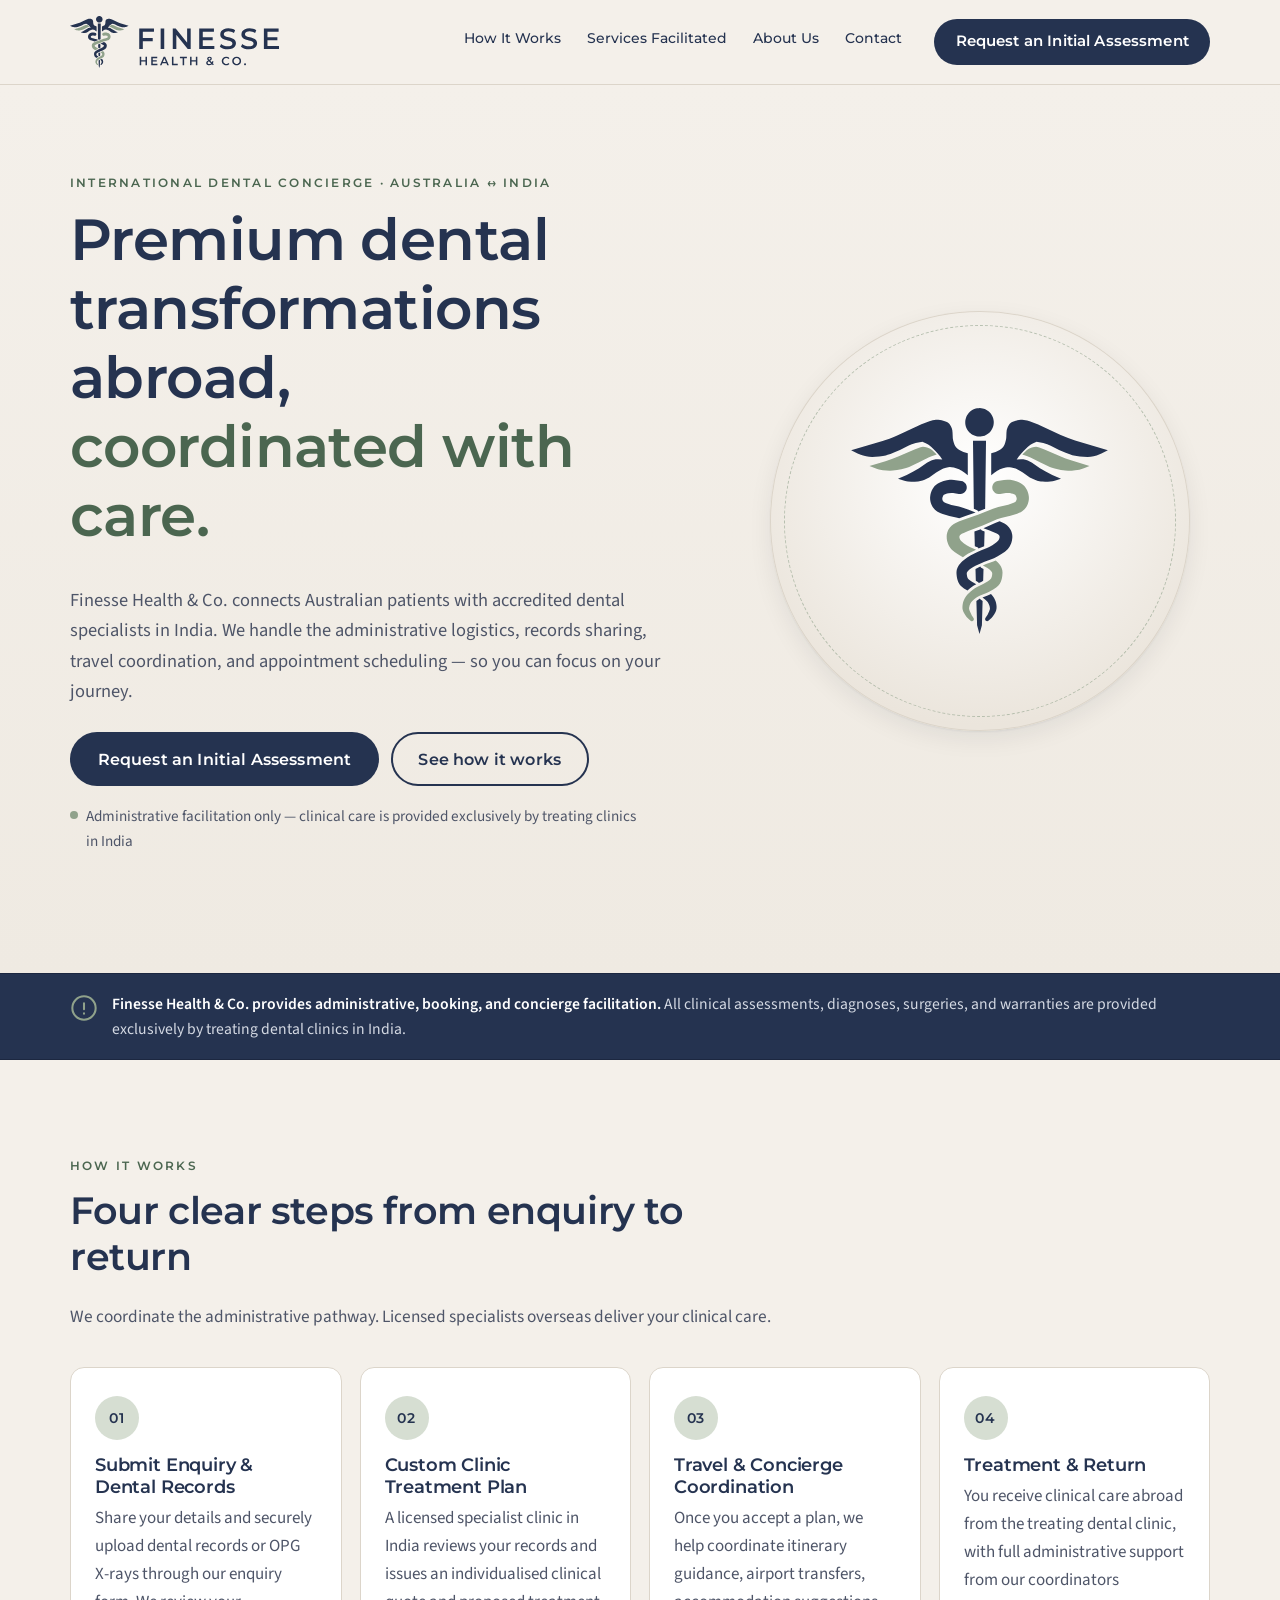
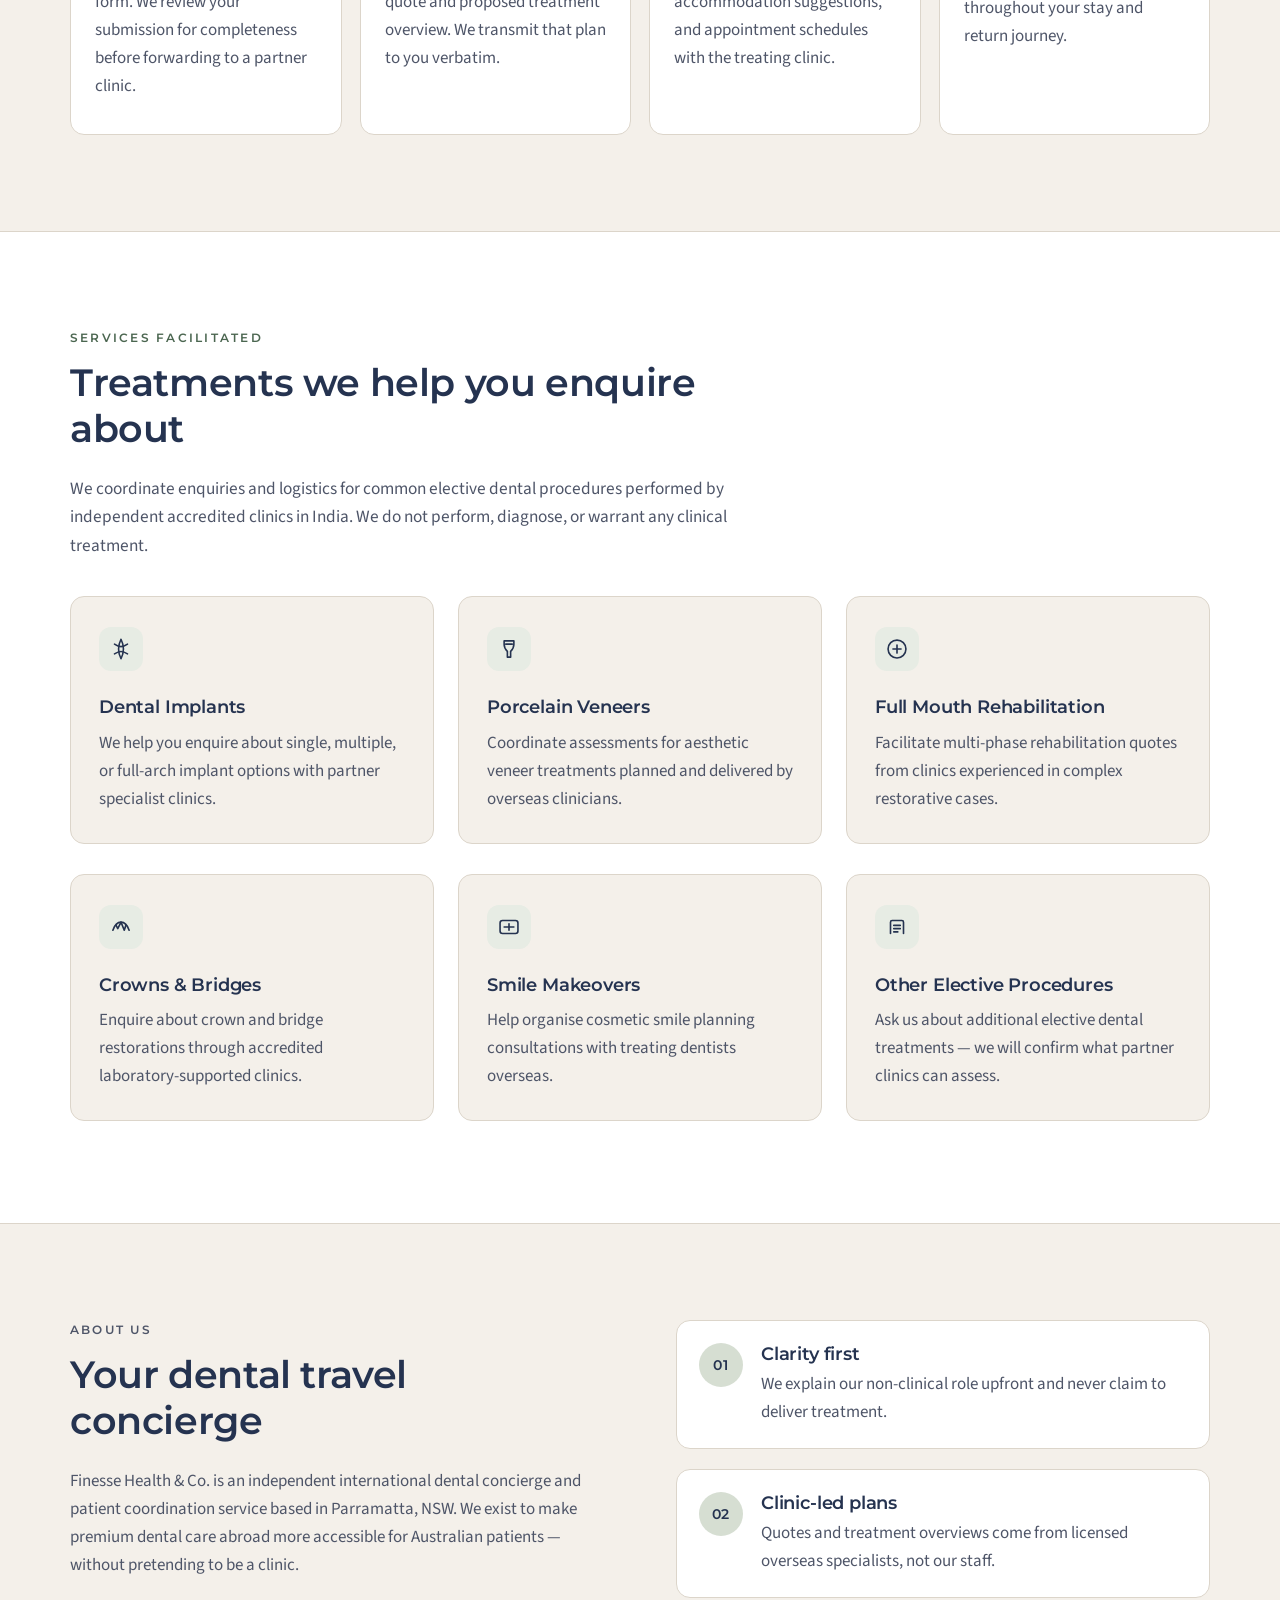
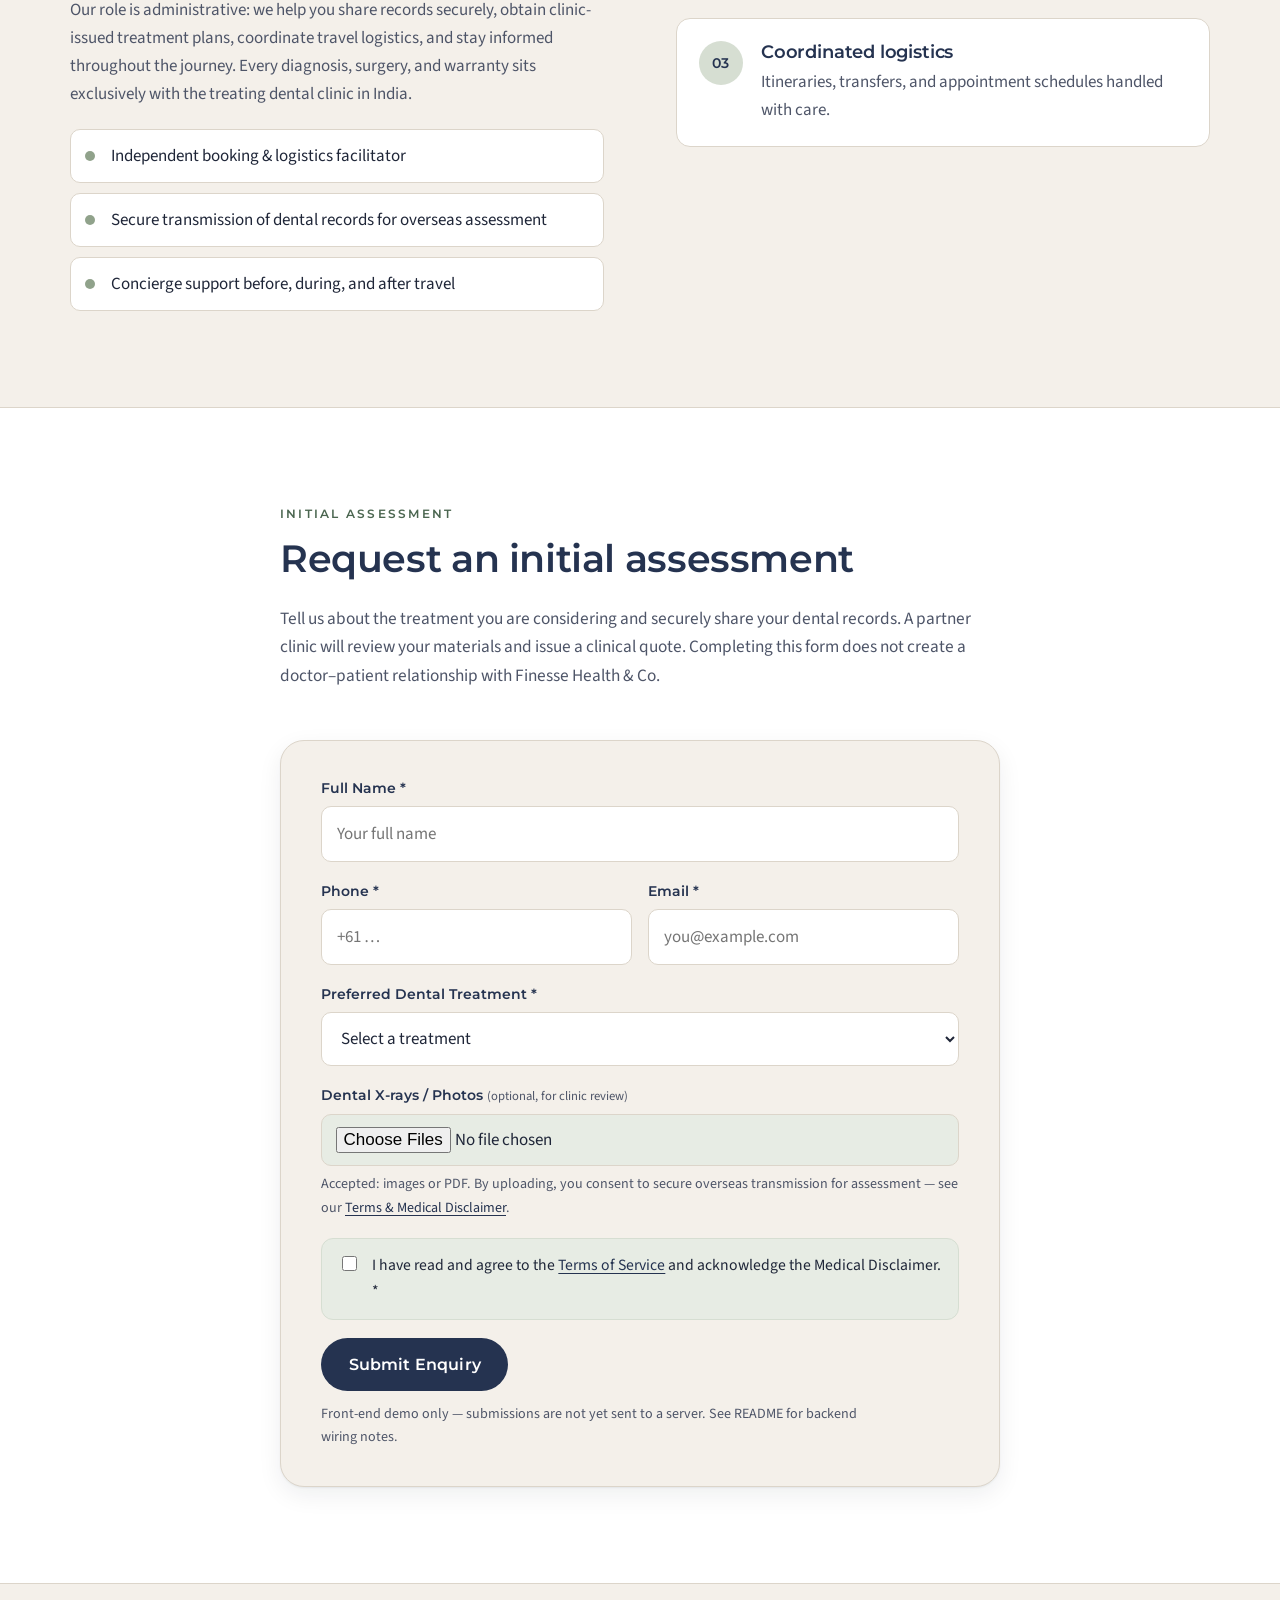
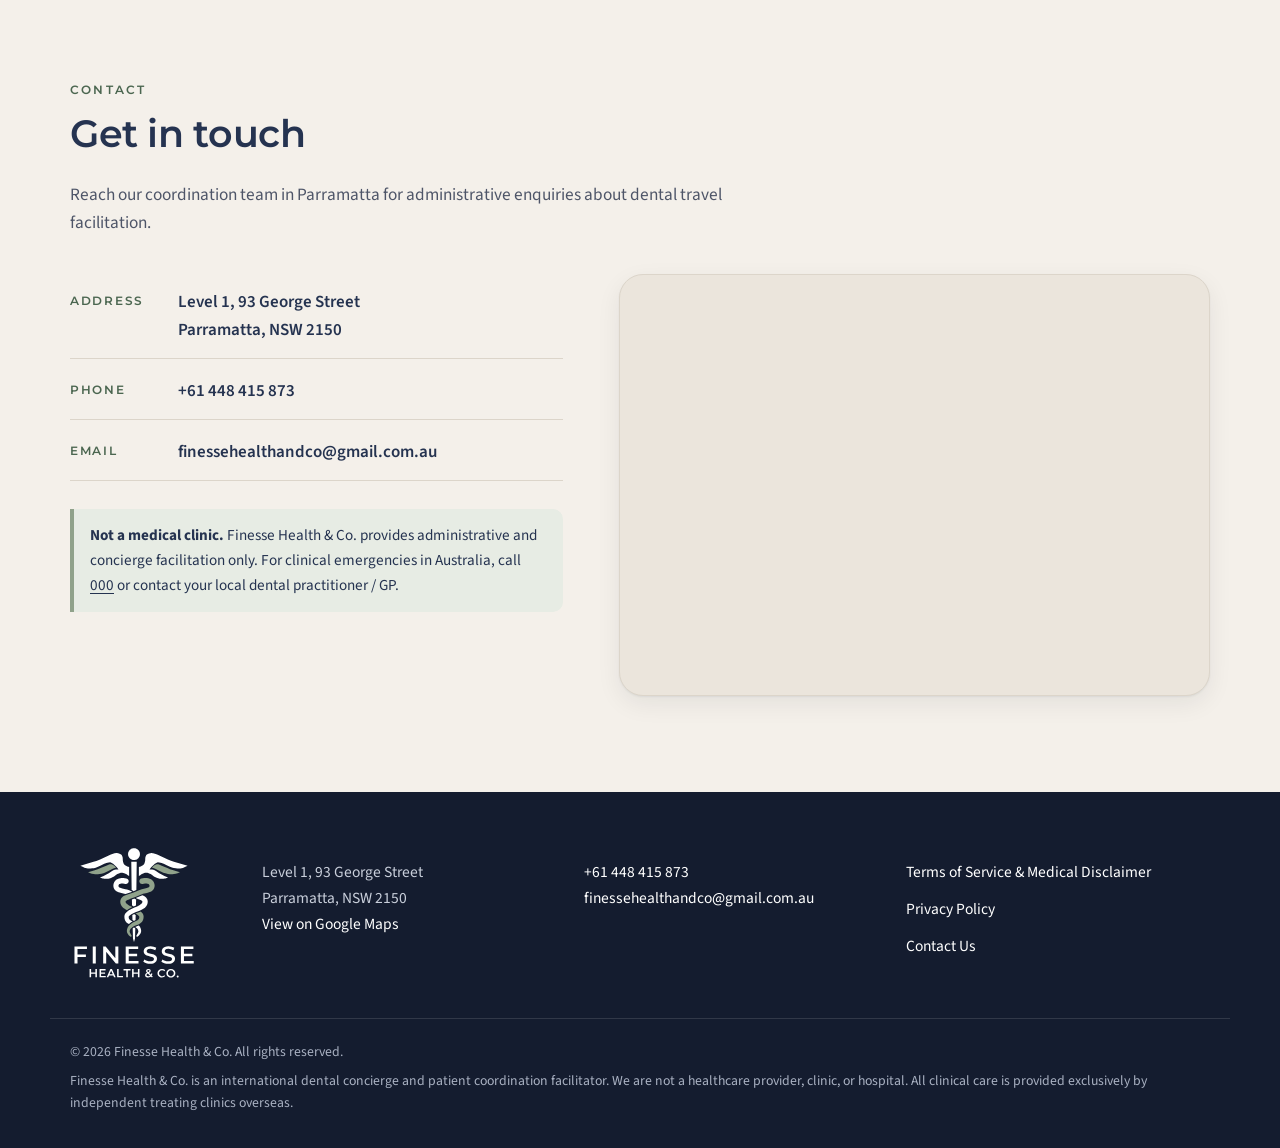
<file: index.html>
<!doctype html>
<html lang="en-AU">
<head>
  <meta charset="utf-8">
  <meta name="viewport" content="width=device-width, initial-scale=1">
  <title>Finesse Health &amp; Co. | International Dental Concierge &amp; Patient Coordination</title>
  <meta name="description" content="Finesse Health &amp; Co. is an international dental concierge connecting Australian patients with accredited dental specialists in India. Administrative facilitation only — not a clinic or hospital.">
  <meta name="theme-color" content="#253350">
  <link rel="canonical" href="https://www.finessehealth.co/">

  <!-- Open Graph / social -->
  <meta property="og:type" content="website">
  <meta property="og:site_name" content="Finesse Health &amp; Co.">
  <meta property="og:title" content="Finesse Health &amp; Co. | International Dental Concierge">
  <meta property="og:description" content="Premium dental transformations abroad — coordinated with care. We facilitate access to accredited specialist clinics in India for Australian patients.">
  <meta property="og:url" content="https://www.finessehealth.co/">
  <meta property="og:image" content="https://www.finessehealth.co/assets/og-image.png">
  <meta property="og:image:width" content="1200">
  <meta property="og:image:height" content="630">
  <meta property="og:image:alt" content="Finesse Health &amp; Co. caduceus logo">
  <meta property="og:locale" content="en_AU">
  <meta name="twitter:card" content="summary_large_image">
  <meta name="twitter:title" content="Finesse Health &amp; Co. | International Dental Concierge">
  <meta name="twitter:description" content="Administrative dental concierge connecting Australian patients with accredited specialists in India.">

  <!-- Icons -->
  <link rel="icon" href="assets/favicon.ico" sizes="16x16 32x32 48x48">
  <link rel="icon" type="image/svg+xml" href="assets/favicon.svg">
  <link rel="icon" type="image/png" sizes="32x32" href="assets/favicon-32.png">
  <link rel="apple-touch-icon" href="assets/apple-touch-icon.png">
  <link rel="manifest" href="site.webmanifest">

  <!-- Fonts: Montserrat (headings) + Source Sans 3 (body) -->
  <link rel="preconnect" href="https://fonts.googleapis.com">
  <link rel="preconnect" href="https://fonts.gstatic.com" crossorigin>
  <link href="https://fonts.googleapis.com/css2?family=Montserrat:wght@500;600;700&family=Source+Sans+3:ital,wght@0,400;0,600;1,400&display=swap" rel="stylesheet">
  <link rel="stylesheet" href="css/styles.css">

  <script type="application/ld+json">
  {
    "@context": "https://schema.org",
    "@type": "ProfessionalService",
    "name": "Finesse Health & Co.",
    "description": "International dental concierge and patient coordination service connecting Australian patients with accredited dental specialists in India. Administrative facilitation only — not a healthcare provider.",
    "url": "https://www.finessehealth.co/",
    "telephone": "+61 448 415 873",
    "email": "finessehealthandco@gmail.com.au",
    "logo": "https://www.finessehealth.co/assets/logo-mark.png",
    "image": "https://www.finessehealth.co/assets/og-image.png",
    "address": {
      "@type": "PostalAddress",
      "streetAddress": "Level 1, 93 George Street",
      "addressLocality": "Parramatta",
      "addressRegion": "NSW",
      "postalCode": "2150",
      "addressCountry": "AU"
    },
    "areaServed": {
      "@type": "Country",
      "name": "Australia"
    }
  }
  </script>
</head>
<body>
  <a class="skip-link" href="#main">Skip to content</a>

  <header class="site-header" id="top">
    <div class="container header-inner">
      <a class="brand" href="#top" aria-label="Finesse Health &amp; Co. home">
        <img src="assets/logo-horizontal.svg" alt="Finesse Health &amp; Co." width="220" height="60">
      </a>

      <div class="header-actions">
        <a class="btn btn-primary btn-sm header-book" href="#enquiry">Request Assessment</a>
        <button class="nav-toggle" type="button" aria-expanded="false" aria-controls="site-nav">
          <span class="nav-toggle-bar" aria-hidden="true"></span>
          <span class="visually-hidden">Menu</span>
        </button>
      </div>

      <nav class="site-nav" id="site-nav" aria-label="Main">
        <ul>
          <li><a href="#how-it-works">How It Works</a></li>
          <li><a href="#services">Services Facilitated</a></li>
          <li><a href="#about">About Us</a></li>
          <li><a href="#contact">Contact</a></li>
        </ul>
        <div class="nav-cta">
          <a class="btn btn-primary" href="#enquiry">Request an Initial Assessment</a>
        </div>
      </nav>
    </div>
  </header>

  <main id="main">
    <!-- HERO -->
    <section class="hero" aria-labelledby="hero-title">
      <div class="container hero-inner">
        <div class="hero-copy">
          <p class="eyebrow">International Dental Concierge &middot; Australia &harr; India</p>
          <h1 id="hero-title">Premium dental transformations abroad, <span class="accent">coordinated with care.</span></h1>
          <p class="lead">Finesse Health &amp; Co. connects Australian patients with accredited dental specialists in India. We handle the administrative logistics, records sharing, travel coordination, and appointment scheduling &mdash; so you can focus on your journey.</p>
          <div class="hero-ctas">
            <a class="btn btn-primary btn-lg" href="#enquiry">Request an Initial Assessment</a>
            <a class="btn btn-ghost btn-lg" href="#how-it-works">See how it works</a>
          </div>
          <p class="hero-note">Administrative facilitation only &mdash; clinical care is provided exclusively by treating clinics in India</p>
        </div>
        <div class="hero-art" aria-hidden="true">
          <div class="hero-disc">
            <img src="assets/logo-mark.svg" alt="" width="300" height="266">
          </div>
        </div>
      </div>
    </section>

    <!-- TRANSPARENCY BANNER -->
    <aside class="transparency-banner" role="note" aria-label="Important notice">
      <div class="container transparency-inner">
        <svg class="transparency-ico" aria-hidden="true" viewBox="0 0 24 24" width="28" height="28"><circle cx="12" cy="12" r="10" fill="none" stroke="currentColor" stroke-width="1.75"/><path d="M12 8v5M12 16.5v.5" fill="none" stroke="currentColor" stroke-width="1.75" stroke-linecap="round"/></svg>
        <p><strong>Finesse Health &amp; Co. provides administrative, booking, and concierge facilitation.</strong> All clinical assessments, diagnoses, surgeries, and warranties are provided exclusively by treating dental clinics in India.</p>
      </div>
    </aside>

    <!-- HOW IT WORKS -->
    <section class="section how-it-works" id="how-it-works" aria-labelledby="how-title">
      <div class="container">
        <div class="section-head">
          <p class="eyebrow">How It Works</p>
          <h2 id="how-title">Four clear steps from enquiry to return</h2>
          <p class="section-intro">We coordinate the administrative pathway. Licensed specialists overseas deliver your clinical care.</p>
        </div>
        <ol class="steps" role="list">
          <li class="step">
            <span class="step-num" aria-hidden="true">01</span>
            <div class="step-body">
              <h3>Submit Enquiry &amp; Dental Records</h3>
              <p>Share your details and securely upload dental records or OPG X-rays through our enquiry form. We review your submission for completeness before forwarding to a partner clinic.</p>
            </div>
          </li>
          <li class="step">
            <span class="step-num" aria-hidden="true">02</span>
            <div class="step-body">
              <h3>Custom Clinic Treatment Plan</h3>
              <p>A licensed specialist clinic in India reviews your records and issues an individualised clinical quote and proposed treatment overview. We transmit that plan to you verbatim.</p>
            </div>
          </li>
          <li class="step">
            <span class="step-num" aria-hidden="true">03</span>
            <div class="step-body">
              <h3>Travel &amp; Concierge Coordination</h3>
              <p>Once you accept a plan, we help coordinate itinerary guidance, airport transfers, accommodation suggestions, and appointment schedules with the treating clinic.</p>
            </div>
          </li>
          <li class="step">
            <span class="step-num" aria-hidden="true">04</span>
            <div class="step-body">
              <h3>Treatment &amp; Return</h3>
              <p>You receive clinical care abroad from the treating dental clinic, with full administrative support from our coordinators throughout your stay and return journey.</p>
            </div>
          </li>
        </ol>
      </div>
    </section>

    <!-- SERVICES FACILITATED -->
    <section class="section services" id="services" aria-labelledby="services-title">
      <div class="container">
        <div class="section-head">
          <p class="eyebrow">Services Facilitated</p>
          <h2 id="services-title">Treatments we help you enquire about</h2>
          <p class="section-intro">We coordinate enquiries and logistics for common elective dental procedures performed by independent accredited clinics in India. We do not perform, diagnose, or warrant any clinical treatment.</p>
        </div>
        <ul class="card-grid" role="list">
          <li class="card">
            <svg class="card-ico" aria-hidden="true" viewBox="0 0 32 32"><path d="M16 4c-2 4-3 8-3 12s1 8 3 12c2-4 3-8 3-12s-1-8-3-12z"/><path d="M8 10c3 2 6 3 8 3s5-1 8-3M8 22c3-2 6-3 8-3s5 1 8 3"/></svg>
            <h3>Dental Implants</h3>
            <p>We help you enquire about single, multiple, or full-arch implant options with partner specialist clinics.</p>
          </li>
          <li class="card">
            <svg class="card-ico" aria-hidden="true" viewBox="0 0 32 32"><path d="M10 6h12v4c0 4-2 7-4 9v7h-4v-7c-2-2-4-5-4-9V6z"/><path d="M12 10h8"/></svg>
            <h3>Porcelain Veneers</h3>
            <p>Coordinate assessments for aesthetic veneer treatments planned and delivered by overseas clinicians.</p>
          </li>
          <li class="card">
            <svg class="card-ico" aria-hidden="true" viewBox="0 0 32 32"><circle cx="16" cy="16" r="11"/><path d="M11 16h10M16 11v10"/></svg>
            <h3>Full Mouth Rehabilitation</h3>
            <p>Facilitate multi-phase rehabilitation quotes from clinics experienced in complex restorative cases.</p>
          </li>
          <li class="card">
            <svg class="card-ico" aria-hidden="true" viewBox="0 0 32 32"><path d="M6 20c2-6 6-10 10-10s8 4 10 10"/><path d="M10 14l2 4 4-8 4 10 2-6"/></svg>
            <h3>Crowns &amp; Bridges</h3>
            <p>Enquire about crown and bridge restorations through accredited laboratory-supported clinics.</p>
          </li>
          <li class="card">
            <svg class="card-ico" aria-hidden="true" viewBox="0 0 32 32"><rect x="5" y="8" width="22" height="16" rx="3"/><path d="M10 16h12M16 12v8"/></svg>
            <h3>Smile Makeovers</h3>
            <p>Help organise cosmetic smile planning consultations with treating dentists overseas.</p>
          </li>
          <li class="card">
            <svg class="card-ico" aria-hidden="true" viewBox="0 0 32 32"><path d="M8 24V10a2 2 0 0 1 2-2h12a2 2 0 0 1 2 2v14"/><path d="M12 14h8M12 18h8M12 22h5"/></svg>
            <h3>Other Elective Procedures</h3>
            <p>Ask us about additional elective dental treatments &mdash; we will confirm what partner clinics can assess.</p>
          </li>
        </ul>
      </div>
    </section>

    <!-- ABOUT -->
    <section class="section about" id="about" aria-labelledby="about-title">
      <div class="container about-inner">
        <div class="about-copy">
          <p class="eyebrow">About Us</p>
          <h2 id="about-title">Your dental travel concierge</h2>
          <p>Finesse Health &amp; Co. is an independent international dental concierge and patient coordination service based in Parramatta, NSW. We exist to make premium dental care abroad more accessible for Australian patients &mdash; without pretending to be a clinic.</p>
          <p>Our role is administrative: we help you share records securely, obtain clinic-issued treatment plans, coordinate travel logistics, and stay informed throughout the journey. Every diagnosis, surgery, and warranty sits exclusively with the treating dental clinic in India.</p>
          <ul class="about-points" role="list">
            <li>Independent booking &amp; logistics facilitator</li>
            <li>Secure transmission of dental records for overseas assessment</li>
            <li>Concierge support before, during, and after travel</li>
          </ul>
        </div>
        <ol class="pillars" role="list">
          <li>
            <span class="pillar-num" aria-hidden="true">01</span>
            <div><h3>Clarity first</h3><p>We explain our non-clinical role upfront and never claim to deliver treatment.</p></div>
          </li>
          <li>
            <span class="pillar-num" aria-hidden="true">02</span>
            <div><h3>Clinic-led plans</h3><p>Quotes and treatment overviews come from licensed overseas specialists, not our staff.</p></div>
          </li>
          <li>
            <span class="pillar-num" aria-hidden="true">03</span>
            <div><h3>Coordinated logistics</h3><p>Itineraries, transfers, and appointment schedules handled with care.</p></div>
          </li>
        </ol>
      </div>
    </section>

    <!-- ENQUIRY / LEAD CAPTURE -->
    <section class="section enquiry" id="enquiry" aria-labelledby="enquiry-title">
      <div class="container enquiry-inner">
        <div class="enquiry-intro">
          <p class="eyebrow">Initial Assessment</p>
          <h2 id="enquiry-title">Request an initial assessment</h2>
          <p class="section-intro">Tell us about the treatment you are considering and securely share your dental records. A partner clinic will review your materials and issue a clinical quote. Completing this form does not create a doctor&ndash;patient relationship with Finesse Health &amp; Co.</p>
        </div>

        <form class="enquiry-form" id="enquiry-form" novalidate>
          <div class="form-row">
            <div class="form-field">
              <label for="full-name">Full Name <span aria-hidden="true">*</span></label>
              <input type="text" id="full-name" name="fullName" autocomplete="name" required maxlength="120" placeholder="Your full name">
            </div>
          </div>
          <div class="form-row form-row-2">
            <div class="form-field">
              <label for="phone">Phone <span aria-hidden="true">*</span></label>
              <input type="tel" id="phone" name="phone" autocomplete="tel" required maxlength="40" placeholder="+61 &hellip;" inputmode="tel">
            </div>
            <div class="form-field">
              <label for="email">Email <span aria-hidden="true">*</span></label>
              <input type="email" id="email" name="email" autocomplete="email" required maxlength="120" placeholder="you@example.com">
            </div>
          </div>
          <div class="form-row">
            <div class="form-field">
              <label for="treatment">Preferred Dental Treatment <span aria-hidden="true">*</span></label>
              <select id="treatment" name="treatment" required>
                <option value="" disabled selected>Select a treatment</option>
                <option value="implants">Implants</option>
                <option value="veneers">Veneers</option>
                <option value="full-mouth">Full Mouth Rehabilitation</option>
                <option value="other">Other</option>
              </select>
            </div>
          </div>
          <div class="form-row">
            <div class="form-field">
              <label for="records">Dental X-rays / Photos <span class="label-hint">(optional, for clinic review)</span></label>
              <input type="file" id="records" name="records" accept="image/*,.pdf,.dcm,application/pdf" multiple>
              <p class="field-hint">Accepted: images or PDF. By uploading, you consent to secure overseas transmission for assessment &mdash; see our <a href="terms-and-disclaimer.html">Terms &amp; Medical Disclaimer</a>.</p>
            </div>
          </div>
          <div class="form-row">
            <div class="form-field form-check">
              <input type="checkbox" id="terms-agree" name="termsAgree" required>
              <label for="terms-agree">I have read and agree to the <a href="terms-and-disclaimer.html" target="_blank" rel="noopener">Terms of Service</a> and acknowledge the Medical Disclaimer. <span aria-hidden="true">*</span></label>
            </div>
          </div>
          <div class="form-actions">
            <button type="submit" class="btn btn-primary btn-lg">Submit Enquiry</button>
            <p class="form-note">Front-end demo only &mdash; submissions are not yet sent to a server. See README for backend wiring notes.</p>
          </div>
          <div class="form-success" id="form-success" hidden role="status" aria-live="polite">
            <h3>Thank you &mdash; enquiry received (preview)</h3>
            <p>This is a front-end confirmation only. Your details have not been transmitted. When the form backend is connected, our team will acknowledge your enquiry and arrange secure handling of any dental records.</p>
          </div>
        </form>
      </div>
    </section>

    <!-- CONTACT -->
    <section class="section contact" id="contact" aria-labelledby="contact-title">
      <div class="container">
        <div class="section-head">
          <p class="eyebrow">Contact</p>
          <h2 id="contact-title">Get in touch</h2>
          <p class="section-intro">Reach our coordination team in Parramatta for administrative enquiries about dental travel facilitation.</p>
        </div>
        <div class="contact-grid">
          <div class="contact-details">
            <dl class="contact-list">
              <div>
                <dt>Address</dt>
                <dd>
                  <address>
                    <a href="https://www.google.com/maps/search/?api=1&amp;query=Level+1%2C+93+George+Street%2C+Parramatta+NSW+2150" target="_blank" rel="noopener noreferrer">
                      Level 1, 93 George Street<br>Parramatta, NSW 2150
                    </a>
                  </address>
                </dd>
              </div>
              <div>
                <dt>Phone</dt>
                <dd><a href="tel:+61448415873">+61 448 415 873</a></dd>
              </div>
              <div>
                <dt>Email</dt>
                <dd><a href="mailto:finessehealthandco@gmail.com.au">finessehealthandco@gmail.com.au</a></dd>
              </div>
            </dl>
            <div class="contact-disclaimer">
              <p><strong>Not a medical clinic.</strong> Finesse Health &amp; Co. provides administrative and concierge facilitation only. For clinical emergencies in Australia, call <a href="tel:000">000</a> or contact your local dental practitioner / GP.</p>
            </div>
          </div>
          <div class="map-wrap">
            <iframe
              title="Map showing Finesse Health &amp; Co. at Level 1, 93 George Street, Parramatta NSW 2150"
              src="https://www.google.com/maps?q=Level+1%2C+93+George+Street%2C+Parramatta+NSW+2150%2C+Australia&amp;output=embed"
              loading="lazy" referrerpolicy="no-referrer-when-downgrade" allowfullscreen></iframe>
          </div>
        </div>
      </div>
    </section>
  </main>

  <footer class="site-footer">
    <div class="container footer-inner">
      <img src="assets/logo-full-reversed.svg" alt="Finesse Health &amp; Co." width="150" height="163" class="footer-logo">
      <div class="footer-cols">
        <p>
          Level 1, 93 George Street<br>
          Parramatta, NSW 2150<br>
          <a href="https://www.google.com/maps/search/?api=1&amp;query=Level+1%2C+93+George+Street%2C+Parramatta+NSW+2150" target="_blank" rel="noopener noreferrer">View on Google Maps</a>
        </p>
        <p>
          <a href="tel:+61448415873">+61 448 415 873</a><br>
          <a href="mailto:finessehealthandco@gmail.com.au">finessehealthandco@gmail.com.au</a>
        </p>
        <nav aria-label="Footer">
          <ul>
            <li><a href="terms-and-disclaimer.html">Terms of Service &amp; Medical Disclaimer</a></li>
            <li><a href="privacy.html">Privacy Policy</a></li>
            <li><a href="#contact">Contact Us</a></li>
          </ul>
        </nav>
      </div>
    </div>
    <div class="container footer-base">
      <p>&copy; <span id="year">2026</span> Finesse Health &amp; Co. All rights reserved.</p>
      <p>Finesse Health &amp; Co. is an international dental concierge and patient coordination facilitator. We are not a healthcare provider, clinic, or hospital. All clinical care is provided exclusively by independent treating clinics overseas.</p>
    </div>
  </footer>

  <script src="js/main.js" defer></script>
</body>
</html>
</file>
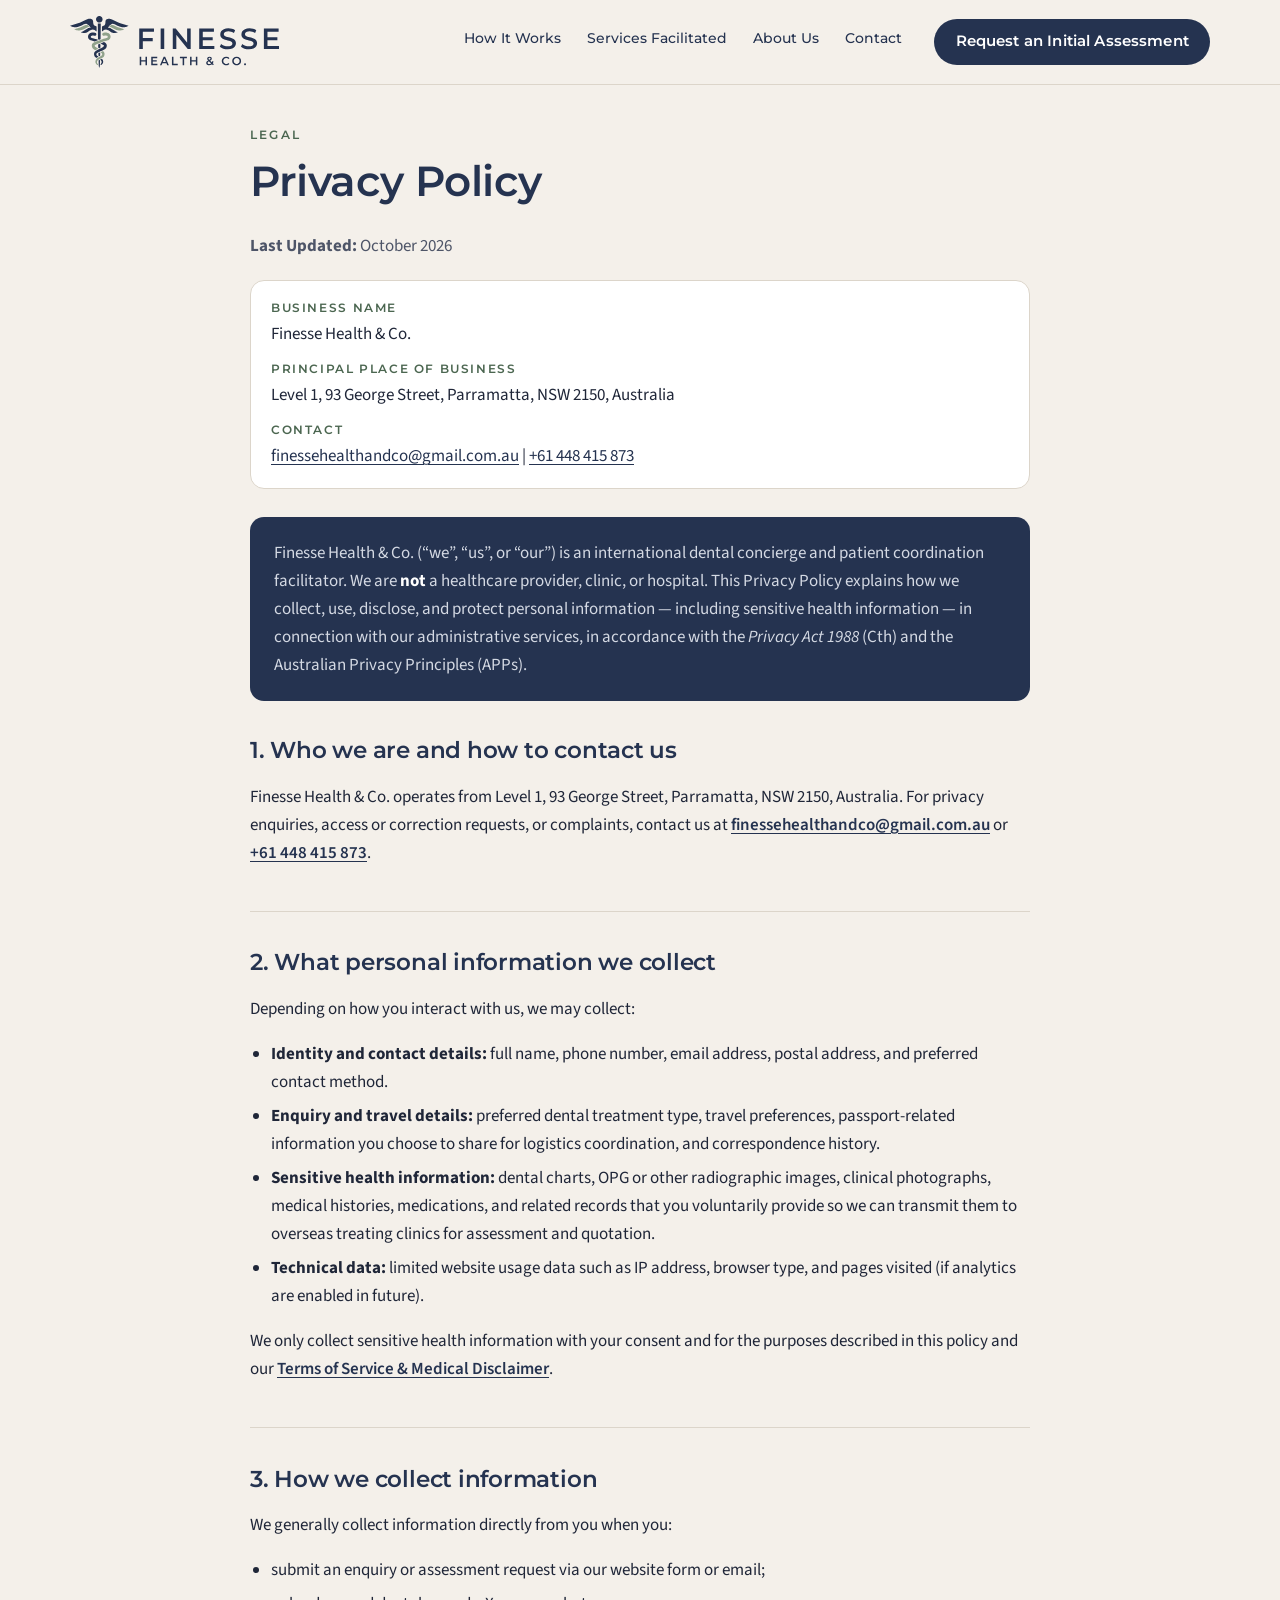
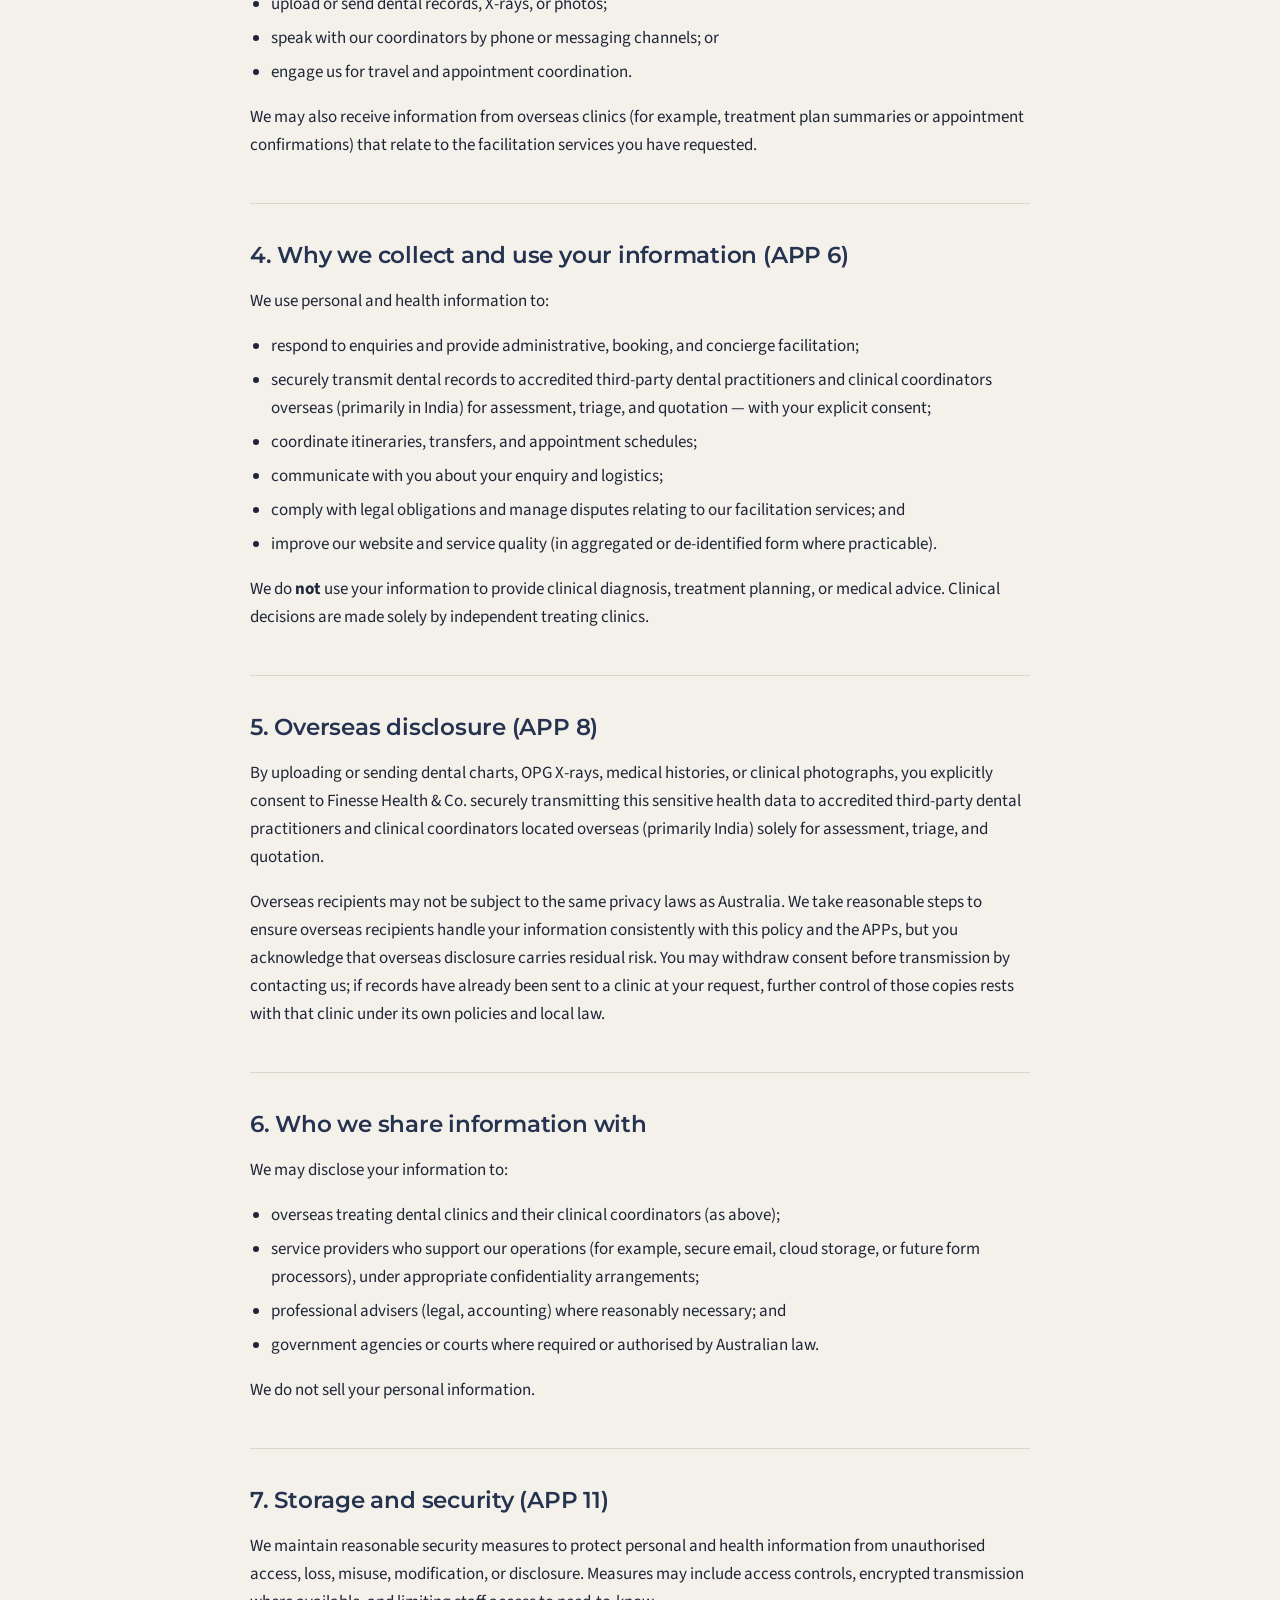
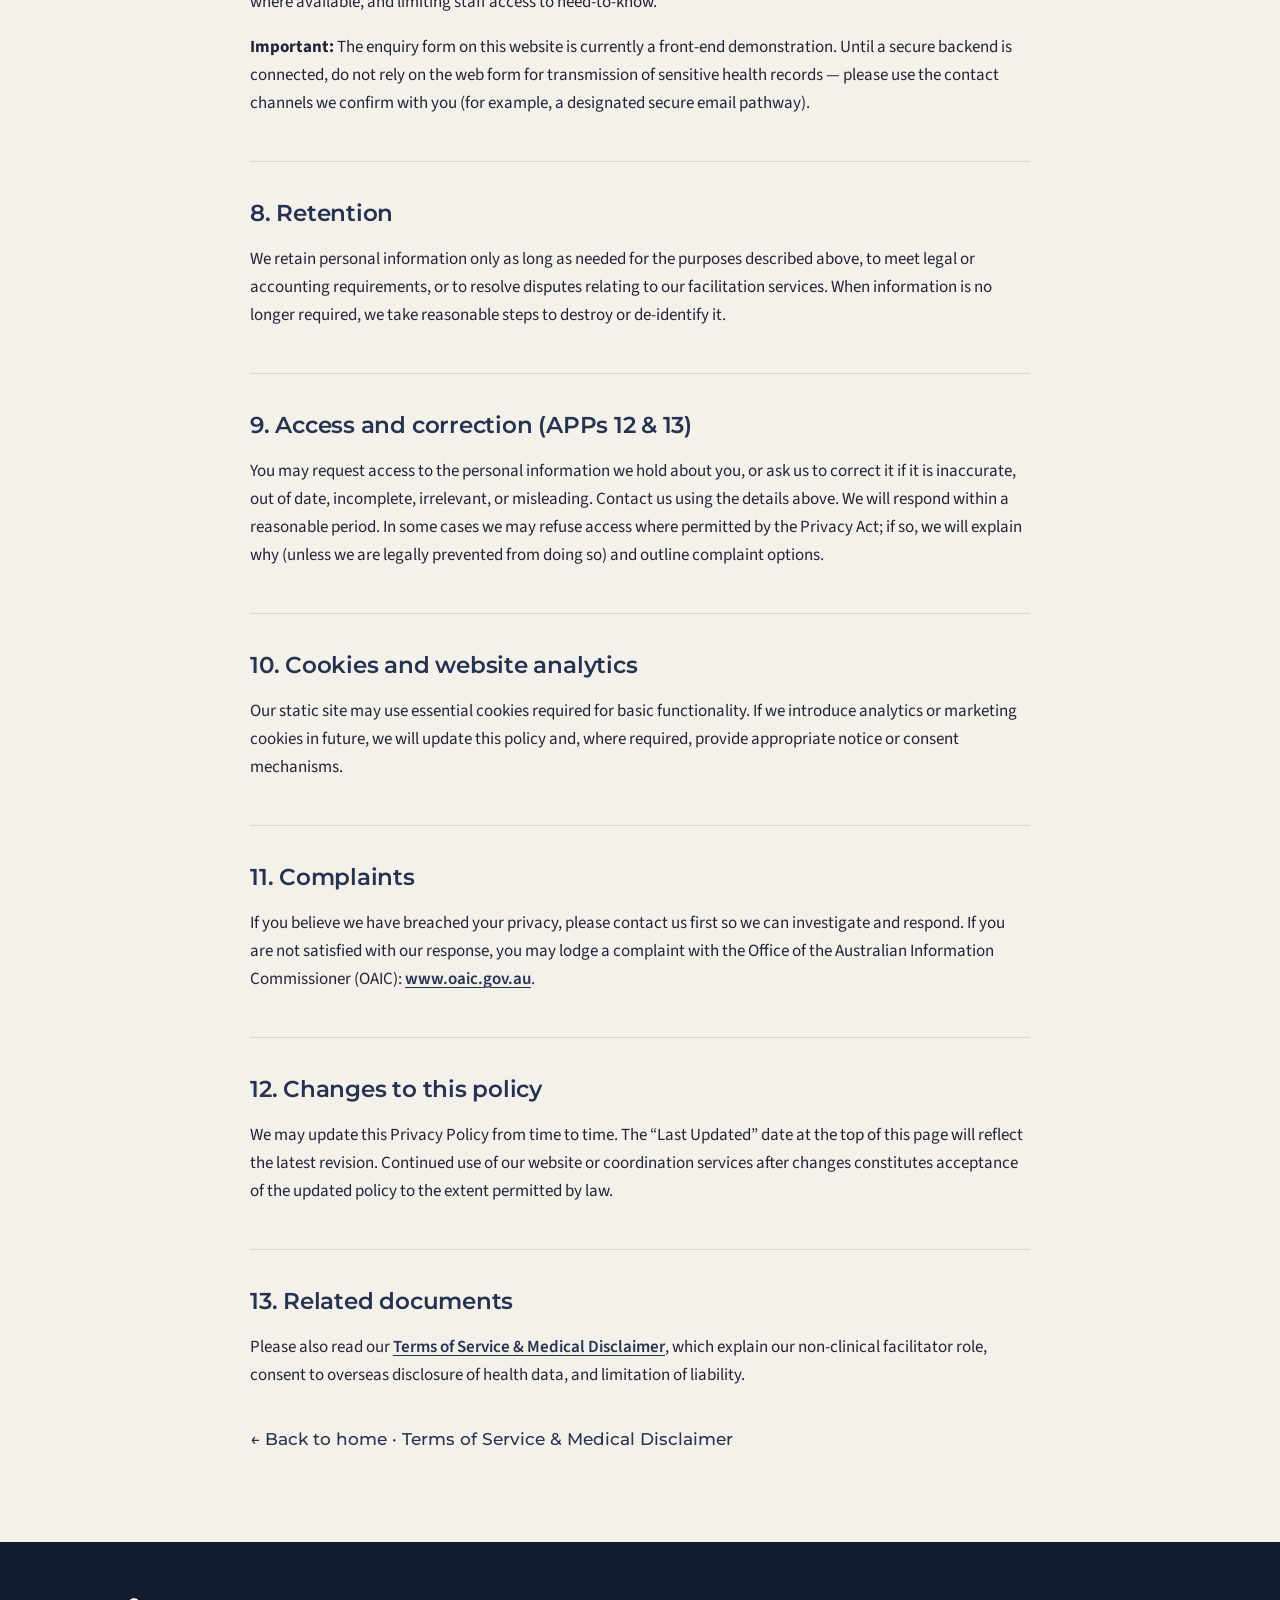
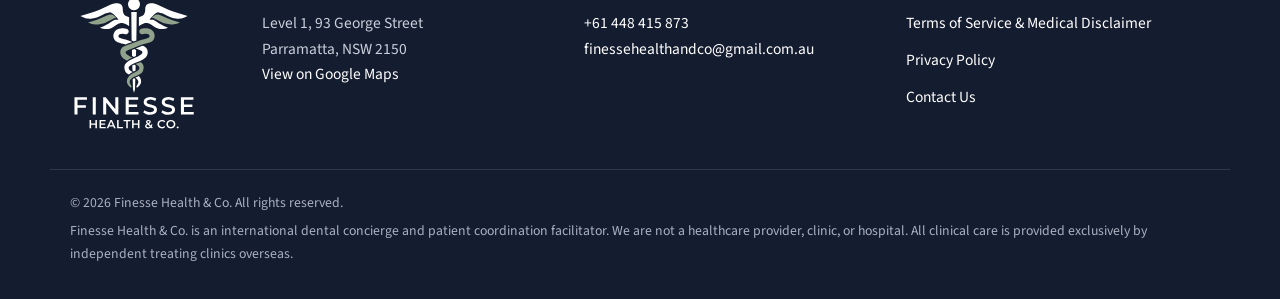
<file: privacy.html>
<!doctype html>
<html lang="en-AU">
<head>
  <meta charset="utf-8">
  <meta name="viewport" content="width=device-width, initial-scale=1">
  <title>Privacy Policy | Finesse Health &amp; Co.</title>
  <meta name="description" content="Privacy Policy for Finesse Health &amp; Co., aligned with the Australian Privacy Principles. How we collect, use, and disclose personal and health information for dental concierge facilitation.">
  <meta name="theme-color" content="#253350">
  <link rel="canonical" href="https://www.finessehealth.co/privacy.html">

  <meta property="og:type" content="website">
  <meta property="og:site_name" content="Finesse Health &amp; Co.">
  <meta property="og:title" content="Privacy Policy | Finesse Health &amp; Co.">
  <meta property="og:description" content="How Finesse Health &amp; Co. handles personal and sensitive health information under the Privacy Act 1988 (Cth) and Australian Privacy Principles.">
  <meta property="og:url" content="https://www.finessehealth.co/privacy.html">
  <meta property="og:image" content="https://www.finessehealth.co/assets/og-image.png">
  <meta property="og:locale" content="en_AU">
  <meta name="twitter:card" content="summary_large_image">

  <link rel="icon" href="assets/favicon.ico" sizes="16x16 32x32 48x48">
  <link rel="icon" type="image/svg+xml" href="assets/favicon.svg">
  <link rel="icon" type="image/png" sizes="32x32" href="assets/favicon-32.png">
  <link rel="apple-touch-icon" href="assets/apple-touch-icon.png">
  <link rel="manifest" href="site.webmanifest">

  <link rel="preconnect" href="https://fonts.googleapis.com">
  <link rel="preconnect" href="https://fonts.gstatic.com" crossorigin>
  <link href="https://fonts.googleapis.com/css2?family=Montserrat:wght@500;600;700&family=Source+Sans+3:ital,wght@0,400;0,600;1,400&display=swap" rel="stylesheet">
  <link rel="stylesheet" href="css/styles.css">
</head>
<body>
  <a class="skip-link" href="#main">Skip to content</a>

  <header class="site-header" id="top">
    <div class="container header-inner">
      <a class="brand" href="index.html" aria-label="Finesse Health &amp; Co. home">
        <img src="assets/logo-horizontal.svg" alt="Finesse Health &amp; Co." width="220" height="60">
      </a>

      <div class="header-actions">
        <a class="btn btn-primary btn-sm header-book" href="index.html#enquiry">Request Assessment</a>
        <button class="nav-toggle" type="button" aria-expanded="false" aria-controls="site-nav">
          <span class="nav-toggle-bar" aria-hidden="true"></span>
          <span class="visually-hidden">Menu</span>
        </button>
      </div>

      <nav class="site-nav" id="site-nav" aria-label="Main">
        <ul>
          <li><a href="index.html#how-it-works">How It Works</a></li>
          <li><a href="index.html#services">Services Facilitated</a></li>
          <li><a href="index.html#about">About Us</a></li>
          <li><a href="index.html#contact">Contact</a></li>
        </ul>
        <div class="nav-cta">
          <a class="btn btn-primary" href="index.html#enquiry">Request an Initial Assessment</a>
        </div>
      </nav>
    </div>
  </header>

  <main id="main" class="legal-page">
    <div class="container legal-wrap">
      <header class="legal-header">
        <p class="eyebrow">Legal</p>
        <h1>Privacy Policy</h1>
        <p class="legal-meta"><strong>Last Updated:</strong> October 2026</p>
        <dl class="legal-biz">
          <div><dt>Business Name</dt><dd>Finesse Health &amp; Co.</dd></div>
          <div><dt>Principal Place of Business</dt><dd>Level 1, 93 George Street, Parramatta, NSW 2150, Australia</dd></div>
          <div><dt>Contact</dt><dd><a href="mailto:finessehealthandco@gmail.com.au">finessehealthandco@gmail.com.au</a> | <a href="tel:+61448415873">+61 448 415 873</a></dd></div>
        </dl>
      </header>

      <aside class="legal-notice" role="note">
        <p>Finesse Health &amp; Co. (&ldquo;we&rdquo;, &ldquo;us&rdquo;, or &ldquo;our&rdquo;) is an international dental concierge and patient coordination facilitator. We are <strong>not</strong> a healthcare provider, clinic, or hospital. This Privacy Policy explains how we collect, use, disclose, and protect personal information — including sensitive health information — in connection with our administrative services, in accordance with the <em>Privacy Act 1988</em> (Cth) and the Australian Privacy Principles (APPs).</p>
      </aside>

      <article class="legal-body">
        <section aria-labelledby="p1">
          <h2 id="p1">1. Who we are and how to contact us</h2>
          <p>Finesse Health &amp; Co. operates from Level 1, 93 George Street, Parramatta, NSW 2150, Australia. For privacy enquiries, access or correction requests, or complaints, contact us at <a href="mailto:finessehealthandco@gmail.com.au">finessehealthandco@gmail.com.au</a> or <a href="tel:+61448415873">+61 448 415 873</a>.</p>
        </section>

        <section aria-labelledby="p2">
          <h2 id="p2">2. What personal information we collect</h2>
          <p>Depending on how you interact with us, we may collect:</p>
          <ul>
            <li><strong>Identity and contact details:</strong> full name, phone number, email address, postal address, and preferred contact method.</li>
            <li><strong>Enquiry and travel details:</strong> preferred dental treatment type, travel preferences, passport-related information you choose to share for logistics coordination, and correspondence history.</li>
            <li><strong>Sensitive health information:</strong> dental charts, OPG or other radiographic images, clinical photographs, medical histories, medications, and related records that you voluntarily provide so we can transmit them to overseas treating clinics for assessment and quotation.</li>
            <li><strong>Technical data:</strong> limited website usage data such as IP address, browser type, and pages visited (if analytics are enabled in future).</li>
          </ul>
          <p>We only collect sensitive health information with your consent and for the purposes described in this policy and our <a href="terms-and-disclaimer.html">Terms of Service &amp; Medical Disclaimer</a>.</p>
        </section>

        <section aria-labelledby="p3">
          <h2 id="p3">3. How we collect information</h2>
          <p>We generally collect information directly from you when you:</p>
          <ul>
            <li>submit an enquiry or assessment request via our website form or email;</li>
            <li>upload or send dental records, X-rays, or photos;</li>
            <li>speak with our coordinators by phone or messaging channels; or</li>
            <li>engage us for travel and appointment coordination.</li>
          </ul>
          <p>We may also receive information from overseas clinics (for example, treatment plan summaries or appointment confirmations) that relate to the facilitation services you have requested.</p>
        </section>

        <section aria-labelledby="p4">
          <h2 id="p4">4. Why we collect and use your information (APP 6)</h2>
          <p>We use personal and health information to:</p>
          <ul>
            <li>respond to enquiries and provide administrative, booking, and concierge facilitation;</li>
            <li>securely transmit dental records to accredited third-party dental practitioners and clinical coordinators overseas (primarily in India) for assessment, triage, and quotation — with your explicit consent;</li>
            <li>coordinate itineraries, transfers, and appointment schedules;</li>
            <li>communicate with you about your enquiry and logistics;</li>
            <li>comply with legal obligations and manage disputes relating to our facilitation services; and</li>
            <li>improve our website and service quality (in aggregated or de-identified form where practicable).</li>
          </ul>
          <p>We do <strong>not</strong> use your information to provide clinical diagnosis, treatment planning, or medical advice. Clinical decisions are made solely by independent treating clinics.</p>
        </section>

        <section aria-labelledby="p5">
          <h2 id="p5">5. Overseas disclosure (APP 8)</h2>
          <p>By uploading or sending dental charts, OPG X-rays, medical histories, or clinical photographs, you explicitly consent to Finesse Health &amp; Co. securely transmitting this sensitive health data to accredited third-party dental practitioners and clinical coordinators located overseas (primarily India) solely for assessment, triage, and quotation.</p>
          <p>Overseas recipients may not be subject to the same privacy laws as Australia. We take reasonable steps to ensure overseas recipients handle your information consistently with this policy and the APPs, but you acknowledge that overseas disclosure carries residual risk. You may withdraw consent before transmission by contacting us; if records have already been sent to a clinic at your request, further control of those copies rests with that clinic under its own policies and local law.</p>
        </section>

        <section aria-labelledby="p6">
          <h2 id="p6">6. Who we share information with</h2>
          <p>We may disclose your information to:</p>
          <ul>
            <li>overseas treating dental clinics and their clinical coordinators (as above);</li>
            <li>service providers who support our operations (for example, secure email, cloud storage, or future form processors), under appropriate confidentiality arrangements;</li>
            <li>professional advisers (legal, accounting) where reasonably necessary; and</li>
            <li>government agencies or courts where required or authorised by Australian law.</li>
          </ul>
          <p>We do not sell your personal information.</p>
        </section>

        <section aria-labelledby="p7">
          <h2 id="p7">7. Storage and security (APP 11)</h2>
          <p>We maintain reasonable security measures to protect personal and health information from unauthorised access, loss, misuse, modification, or disclosure. Measures may include access controls, encrypted transmission where available, and limiting staff access to need-to-know.</p>
          <p><strong>Important:</strong> The enquiry form on this website is currently a front-end demonstration. Until a secure backend is connected, do not rely on the web form for transmission of sensitive health records — please use the contact channels we confirm with you (for example, a designated secure email pathway).</p>
        </section>

        <section aria-labelledby="p8">
          <h2 id="p8">8. Retention</h2>
          <p>We retain personal information only as long as needed for the purposes described above, to meet legal or accounting requirements, or to resolve disputes relating to our facilitation services. When information is no longer required, we take reasonable steps to destroy or de-identify it.</p>
        </section>

        <section aria-labelledby="p9">
          <h2 id="p9">9. Access and correction (APPs 12 &amp; 13)</h2>
          <p>You may request access to the personal information we hold about you, or ask us to correct it if it is inaccurate, out of date, incomplete, irrelevant, or misleading. Contact us using the details above. We will respond within a reasonable period. In some cases we may refuse access where permitted by the Privacy Act; if so, we will explain why (unless we are legally prevented from doing so) and outline complaint options.</p>
        </section>

        <section aria-labelledby="p10">
          <h2 id="p10">10. Cookies and website analytics</h2>
          <p>Our static site may use essential cookies required for basic functionality. If we introduce analytics or marketing cookies in future, we will update this policy and, where required, provide appropriate notice or consent mechanisms.</p>
        </section>

        <section aria-labelledby="p11">
          <h2 id="p11">11. Complaints</h2>
          <p>If you believe we have breached your privacy, please contact us first so we can investigate and respond. If you are not satisfied with our response, you may lodge a complaint with the Office of the Australian Information Commissioner (OAIC): <a href="https://www.oaic.gov.au/" target="_blank" rel="noopener noreferrer">www.oaic.gov.au</a>.</p>
        </section>

        <section aria-labelledby="p12">
          <h2 id="p12">12. Changes to this policy</h2>
          <p>We may update this Privacy Policy from time to time. The &ldquo;Last Updated&rdquo; date at the top of this page will reflect the latest revision. Continued use of our website or coordination services after changes constitutes acceptance of the updated policy to the extent permitted by law.</p>
        </section>

        <section aria-labelledby="p13">
          <h2 id="p13">13. Related documents</h2>
          <p>Please also read our <a href="terms-and-disclaimer.html">Terms of Service &amp; Medical Disclaimer</a>, which explain our non-clinical facilitator role, consent to overseas disclosure of health data, and limitation of liability.</p>
        </section>
      </article>

      <p class="legal-back"><a href="index.html">&larr; Back to home</a> &middot; <a href="terms-and-disclaimer.html">Terms of Service &amp; Medical Disclaimer</a></p>
    </div>
  </main>

  <footer class="site-footer">
    <div class="container footer-inner">
      <img src="assets/logo-full-reversed.svg" alt="Finesse Health &amp; Co." width="150" height="163" class="footer-logo">
      <div class="footer-cols">
        <p>
          Level 1, 93 George Street<br>
          Parramatta, NSW 2150<br>
          <a href="https://www.google.com/maps/search/?api=1&amp;query=Level+1%2C+93+George+Street%2C+Parramatta+NSW+2150" target="_blank" rel="noopener noreferrer">View on Google Maps</a>
        </p>
        <p>
          <a href="tel:+61448415873">+61 448 415 873</a><br>
          <a href="mailto:finessehealthandco@gmail.com.au">finessehealthandco@gmail.com.au</a>
        </p>
        <nav aria-label="Footer">
          <ul>
            <li><a href="terms-and-disclaimer.html">Terms of Service &amp; Medical Disclaimer</a></li>
            <li><a href="privacy.html" aria-current="page">Privacy Policy</a></li>
            <li><a href="index.html#contact">Contact Us</a></li>
          </ul>
        </nav>
      </div>
    </div>
    <div class="container footer-base">
      <p>&copy; <span id="year">2026</span> Finesse Health &amp; Co. All rights reserved.</p>
      <p>Finesse Health &amp; Co. is an international dental concierge and patient coordination facilitator. We are not a healthcare provider, clinic, or hospital. All clinical care is provided exclusively by independent treating clinics overseas.</p>
    </div>
  </footer>

  <script src="js/main.js" defer></script>
</body>
</html>
</file>
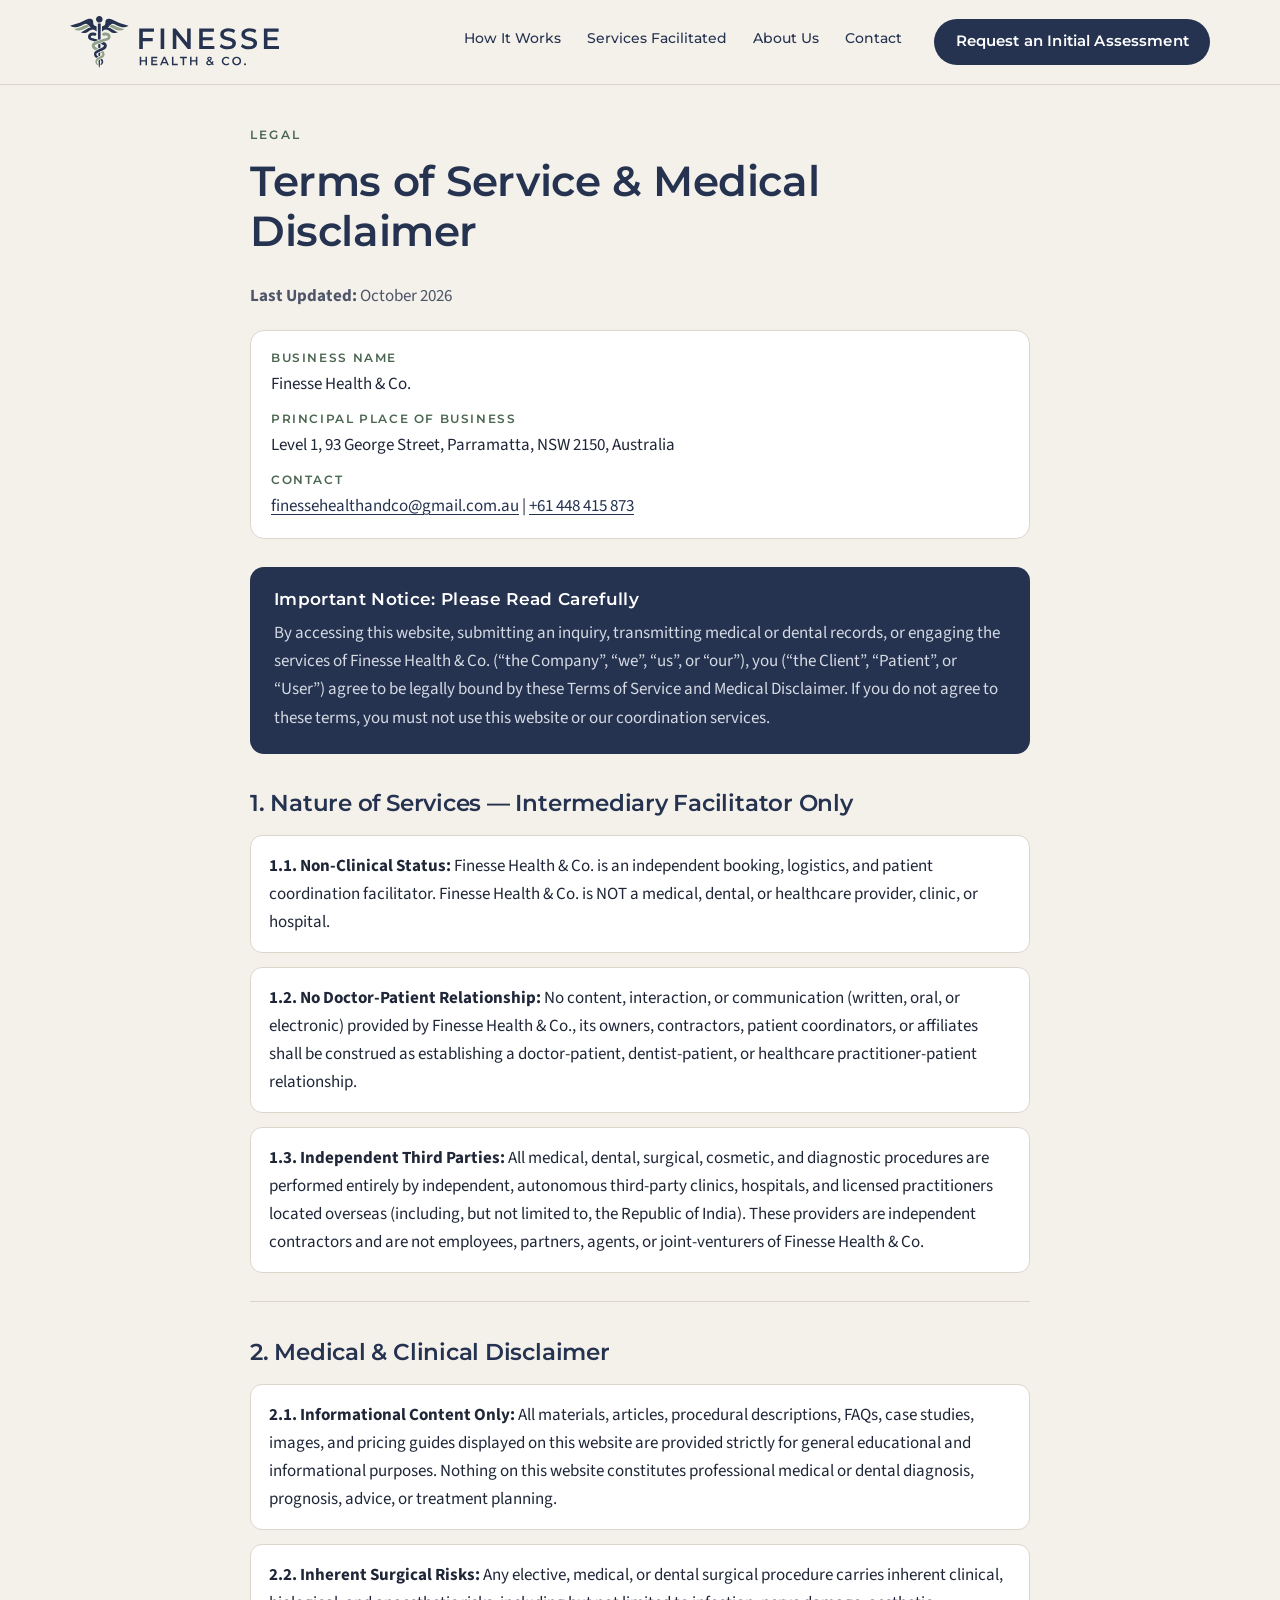
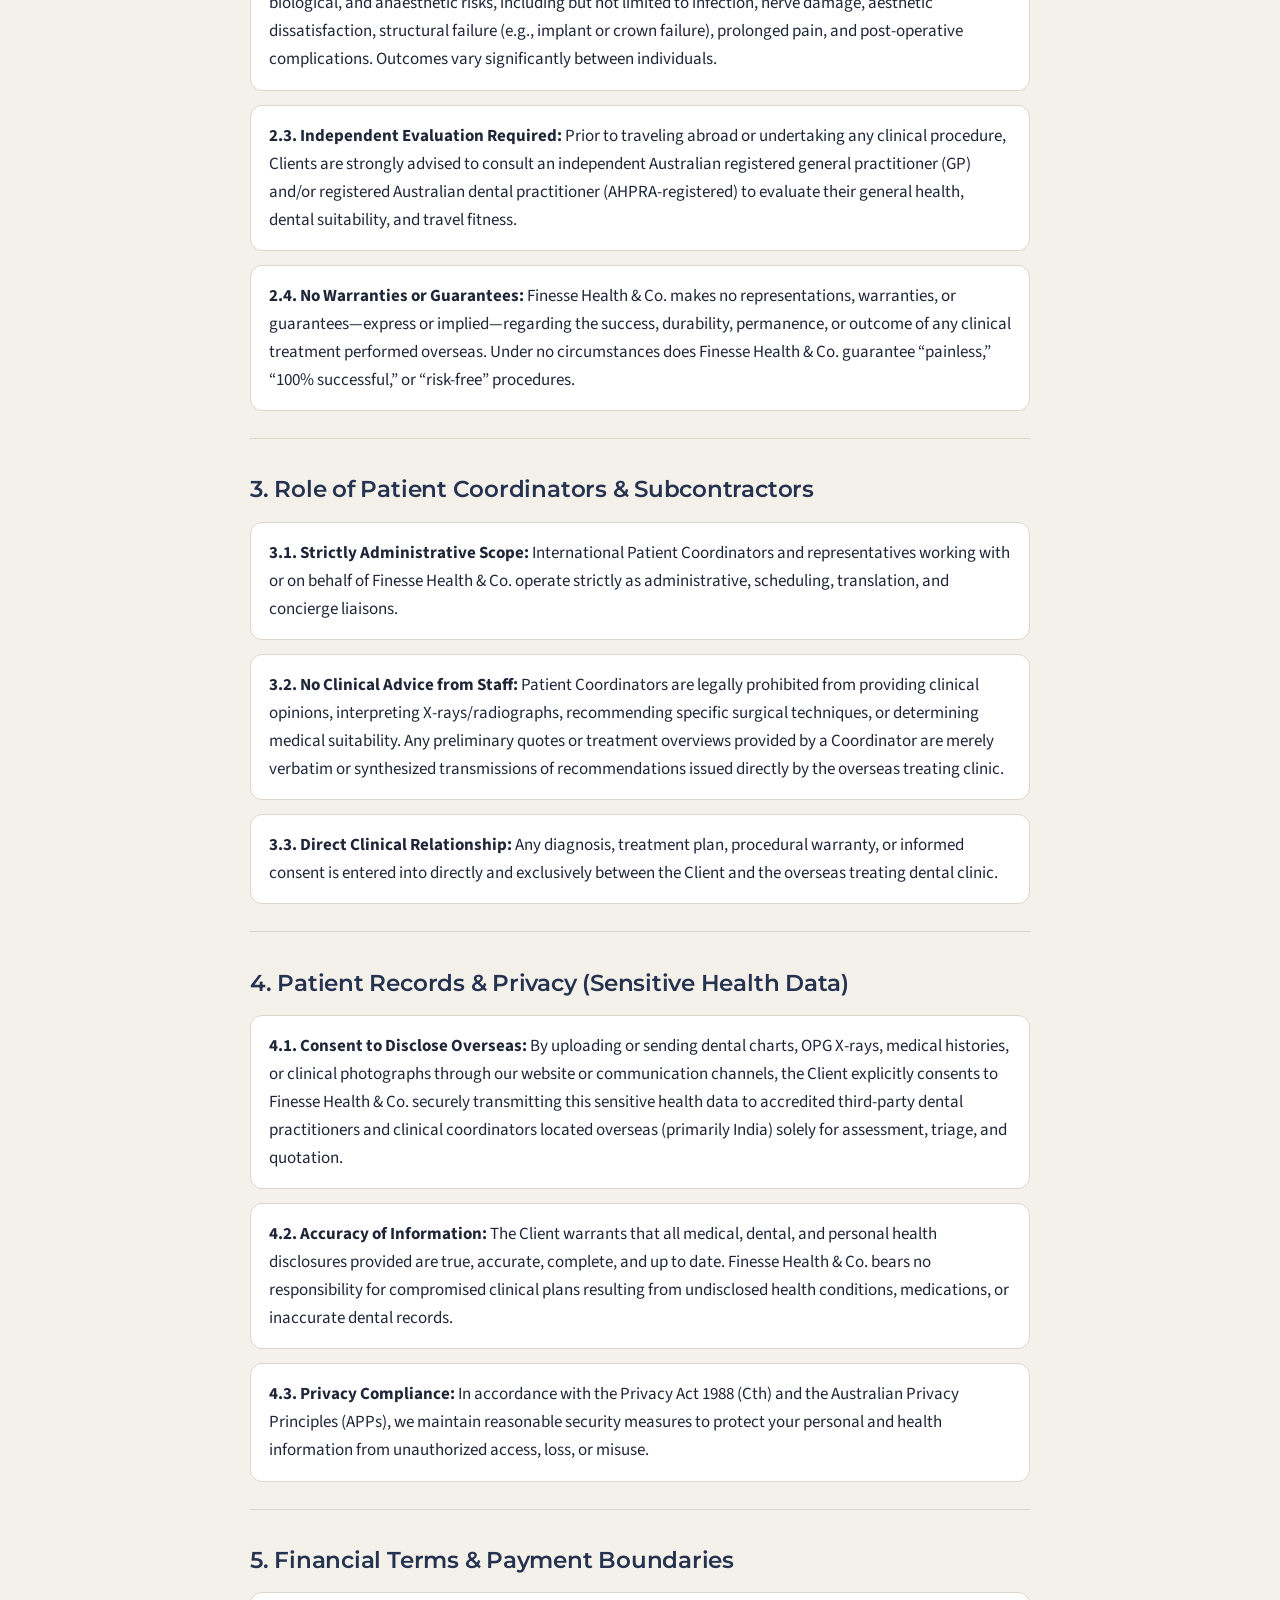
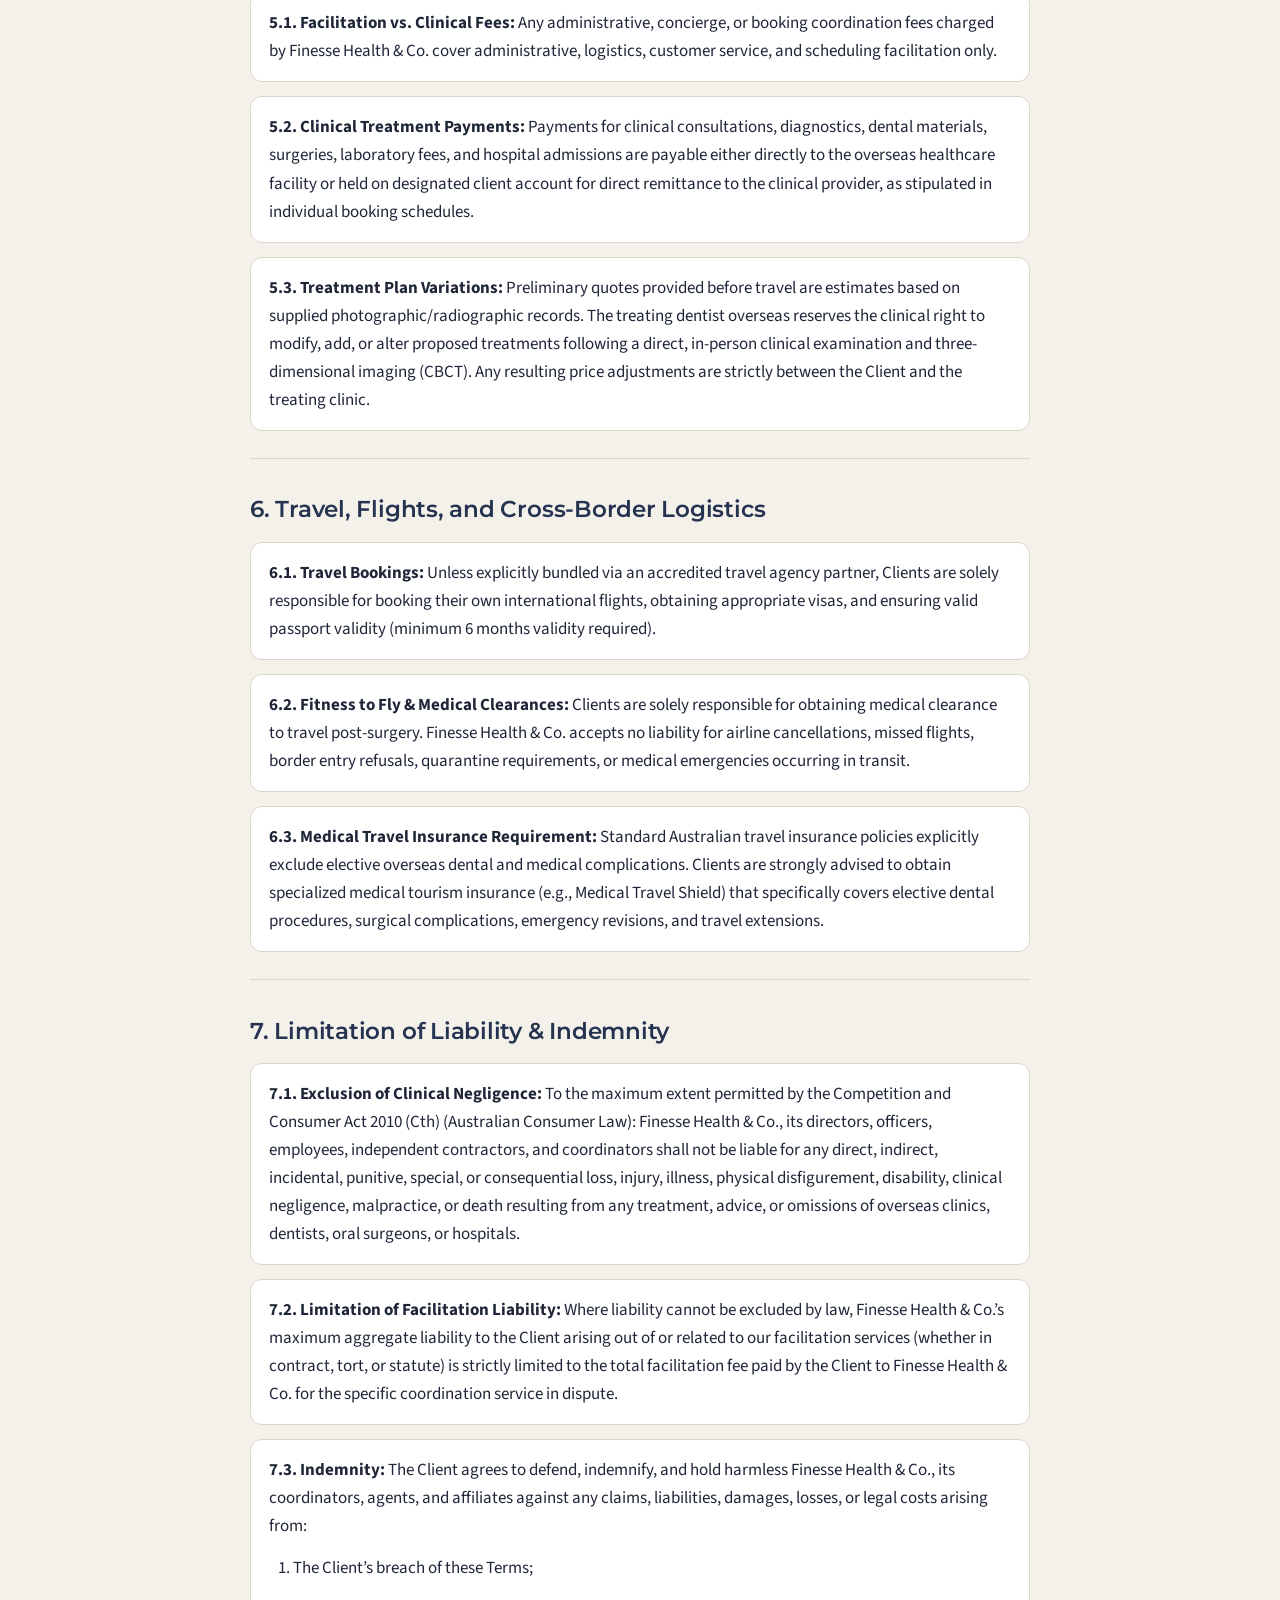
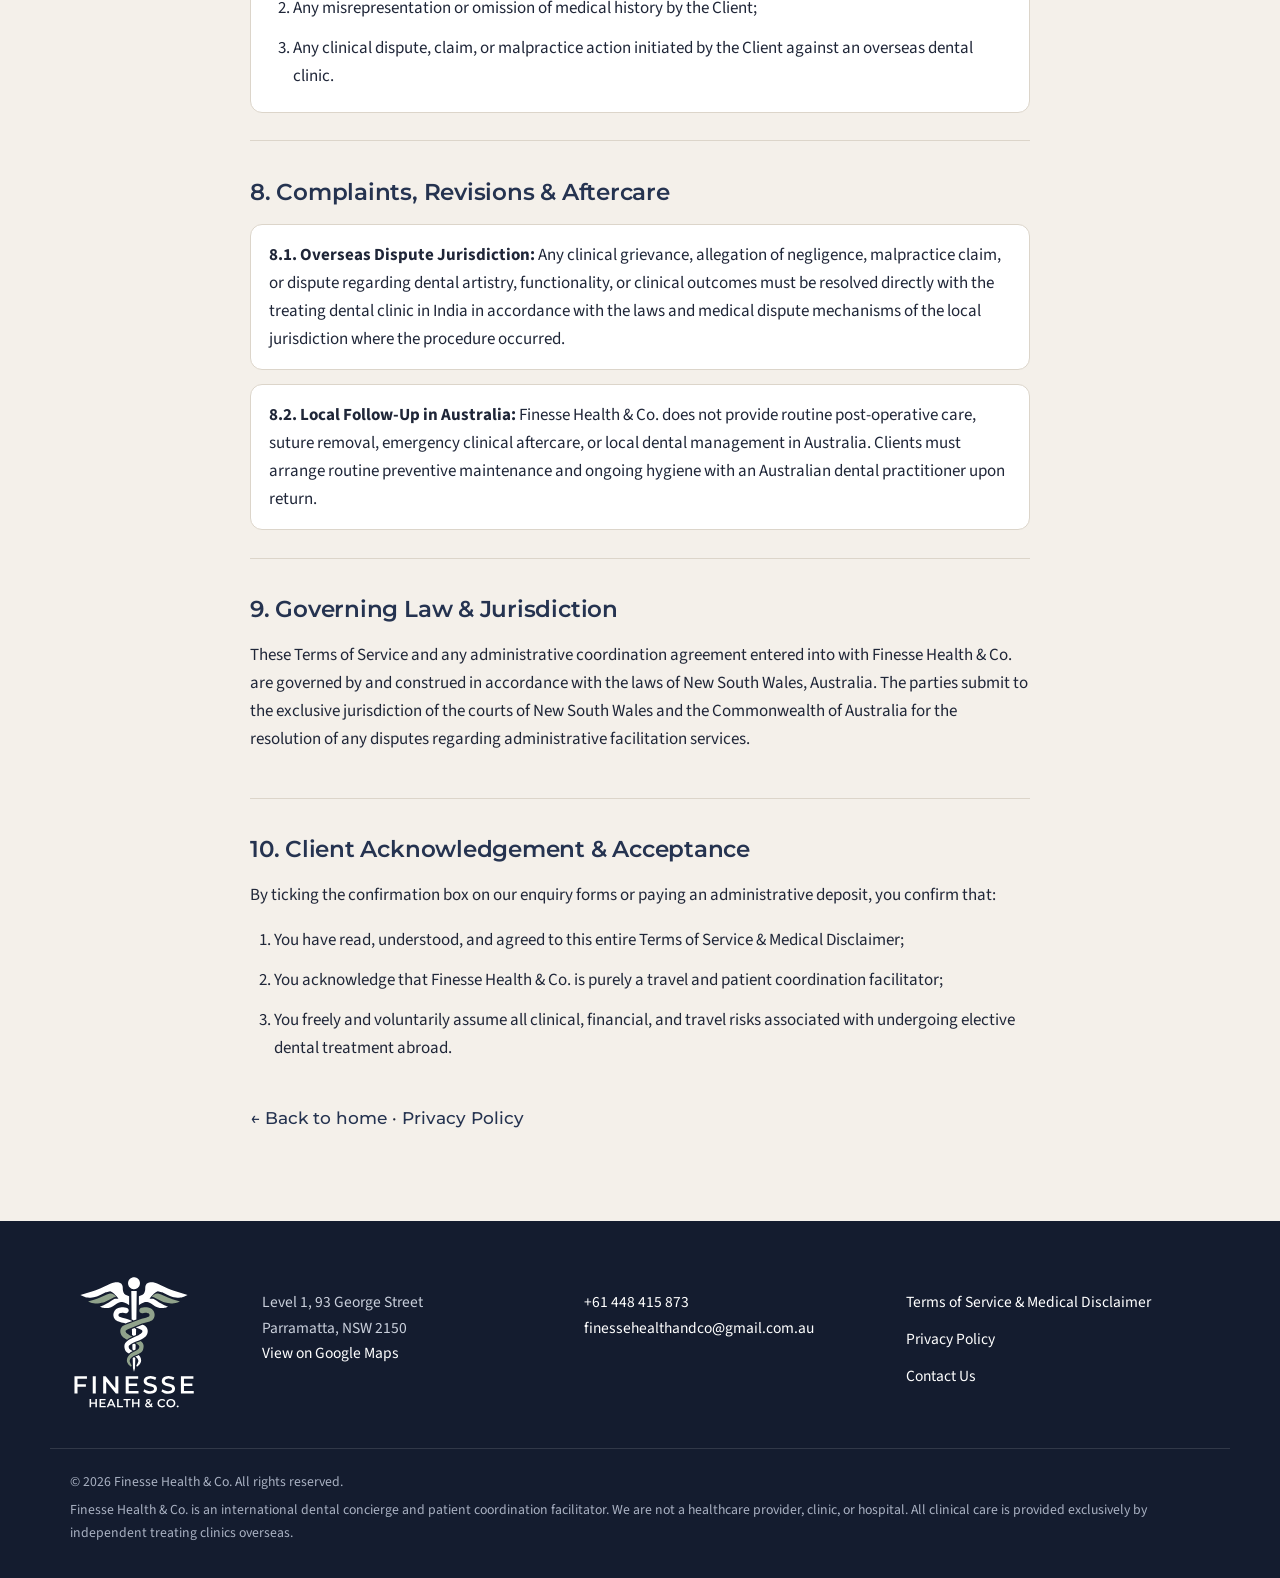
<file: terms-and-disclaimer.html>
<!doctype html>
<html lang="en-AU">
<head>
  <meta charset="utf-8">
  <meta name="viewport" content="width=device-width, initial-scale=1">
  <title>Terms of Service &amp; Medical Disclaimer | Finesse Health &amp; Co.</title>
  <meta name="description" content="Terms of Service and Medical Disclaimer for Finesse Health &amp; Co., an international dental concierge and patient coordination facilitator. Last updated October 2026.">
  <meta name="theme-color" content="#253350">
  <meta name="robots" content="index,follow">
  <link rel="canonical" href="https://www.finessehealth.co/terms-and-disclaimer.html">

  <meta property="og:type" content="website">
  <meta property="og:site_name" content="Finesse Health &amp; Co.">
  <meta property="og:title" content="Terms of Service &amp; Medical Disclaimer | Finesse Health &amp; Co.">
  <meta property="og:description" content="Legal terms clarifying that Finesse Health &amp; Co. is an administrative dental concierge facilitator, not a healthcare provider.">
  <meta property="og:url" content="https://www.finessehealth.co/terms-and-disclaimer.html">
  <meta property="og:image" content="https://www.finessehealth.co/assets/og-image.png">
  <meta property="og:locale" content="en_AU">
  <meta name="twitter:card" content="summary_large_image">

  <link rel="icon" href="assets/favicon.ico" sizes="16x16 32x32 48x48">
  <link rel="icon" type="image/svg+xml" href="assets/favicon.svg">
  <link rel="icon" type="image/png" sizes="32x32" href="assets/favicon-32.png">
  <link rel="apple-touch-icon" href="assets/apple-touch-icon.png">
  <link rel="manifest" href="site.webmanifest">

  <link rel="preconnect" href="https://fonts.googleapis.com">
  <link rel="preconnect" href="https://fonts.gstatic.com" crossorigin>
  <link href="https://fonts.googleapis.com/css2?family=Montserrat:wght@500;600;700&family=Source+Sans+3:ital,wght@0,400;0,600;1,400&display=swap" rel="stylesheet">
  <link rel="stylesheet" href="css/styles.css">
</head>
<body>
  <a class="skip-link" href="#main">Skip to content</a>

  <header class="site-header" id="top">
    <div class="container header-inner">
      <a class="brand" href="index.html" aria-label="Finesse Health &amp; Co. home">
        <img src="assets/logo-horizontal.svg" alt="Finesse Health &amp; Co." width="220" height="60">
      </a>

      <div class="header-actions">
        <a class="btn btn-primary btn-sm header-book" href="index.html#enquiry">Request Assessment</a>
        <button class="nav-toggle" type="button" aria-expanded="false" aria-controls="site-nav">
          <span class="nav-toggle-bar" aria-hidden="true"></span>
          <span class="visually-hidden">Menu</span>
        </button>
      </div>

      <nav class="site-nav" id="site-nav" aria-label="Main">
        <ul>
          <li><a href="index.html#how-it-works">How It Works</a></li>
          <li><a href="index.html#services">Services Facilitated</a></li>
          <li><a href="index.html#about">About Us</a></li>
          <li><a href="index.html#contact">Contact</a></li>
        </ul>
        <div class="nav-cta">
          <a class="btn btn-primary" href="index.html#enquiry">Request an Initial Assessment</a>
        </div>
      </nav>
    </div>
  </header>

  <main id="main" class="legal-page">
    <div class="container legal-wrap">
      <header class="legal-header">
        <p class="eyebrow">Legal</p>
        <h1>Terms of Service &amp; Medical Disclaimer</h1>
        <p class="legal-meta"><strong>Last Updated:</strong> October 2026</p>
        <dl class="legal-biz">
          <div><dt>Business Name</dt><dd>Finesse Health &amp; Co.</dd></div>
          <div><dt>Principal Place of Business</dt><dd>Level 1, 93 George Street, Parramatta, NSW 2150, Australia</dd></div>
          <div><dt>Contact</dt><dd><a href="mailto:finessehealthandco@gmail.com.au">finessehealthandco@gmail.com.au</a> | <a href="tel:+61448415873">+61 448 415 873</a></dd></div>
        </dl>
      </header>

      <aside class="legal-notice" role="note">
        <h2 class="legal-notice-title">Important Notice: Please Read Carefully</h2>
        <p>By accessing this website, submitting an inquiry, transmitting medical or dental records, or engaging the services of Finesse Health &amp; Co. (&ldquo;the Company&rdquo;, &ldquo;we&rdquo;, &ldquo;us&rdquo;, or &ldquo;our&rdquo;), you (&ldquo;the Client&rdquo;, &ldquo;Patient&rdquo;, or &ldquo;User&rdquo;) agree to be legally bound by these Terms of Service and Medical Disclaimer. If you do not agree to these terms, you must not use this website or our coordination services.</p>
      </aside>

      <article class="legal-body">
        <section aria-labelledby="s1">
          <h2 id="s1">1. Nature of Services — Intermediary Facilitator Only</h2>
          <ol class="legal-clauses">
            <li value="1"><strong>1.1. Non-Clinical Status:</strong> Finesse Health &amp; Co. is an independent booking, logistics, and patient coordination facilitator. Finesse Health &amp; Co. is NOT a medical, dental, or healthcare provider, clinic, or hospital.</li>
            <li><strong>1.2. No Doctor-Patient Relationship:</strong> No content, interaction, or communication (written, oral, or electronic) provided by Finesse Health &amp; Co., its owners, contractors, patient coordinators, or affiliates shall be construed as establishing a doctor-patient, dentist-patient, or healthcare practitioner-patient relationship.</li>
            <li><strong>1.3. Independent Third Parties:</strong> All medical, dental, surgical, cosmetic, and diagnostic procedures are performed entirely by independent, autonomous third-party clinics, hospitals, and licensed practitioners located overseas (including, but not limited to, the Republic of India). These providers are independent contractors and are not employees, partners, agents, or joint-venturers of Finesse Health &amp; Co.</li>
          </ol>
        </section>

        <section aria-labelledby="s2">
          <h2 id="s2">2. Medical &amp; Clinical Disclaimer</h2>
          <ol class="legal-clauses">
            <li value="1"><strong>2.1. Informational Content Only:</strong> All materials, articles, procedural descriptions, FAQs, case studies, images, and pricing guides displayed on this website are provided strictly for general educational and informational purposes. Nothing on this website constitutes professional medical or dental diagnosis, prognosis, advice, or treatment planning.</li>
            <li><strong>2.2. Inherent Surgical Risks:</strong> Any elective, medical, or dental surgical procedure carries inherent clinical, biological, and anaesthetic risks, including but not limited to infection, nerve damage, aesthetic dissatisfaction, structural failure (e.g., implant or crown failure), prolonged pain, and post-operative complications. Outcomes vary significantly between individuals.</li>
            <li><strong>2.3. Independent Evaluation Required:</strong> Prior to traveling abroad or undertaking any clinical procedure, Clients are strongly advised to consult an independent Australian registered general practitioner (GP) and/or registered Australian dental practitioner (AHPRA-registered) to evaluate their general health, dental suitability, and travel fitness.</li>
            <li><strong>2.4. No Warranties or Guarantees:</strong> Finesse Health &amp; Co. makes no representations, warranties, or guarantees—express or implied—regarding the success, durability, permanence, or outcome of any clinical treatment performed overseas. Under no circumstances does Finesse Health &amp; Co. guarantee &ldquo;painless,&rdquo; &ldquo;100% successful,&rdquo; or &ldquo;risk-free&rdquo; procedures.</li>
          </ol>
        </section>

        <section aria-labelledby="s3">
          <h2 id="s3">3. Role of Patient Coordinators &amp; Subcontractors</h2>
          <ol class="legal-clauses">
            <li value="1"><strong>3.1. Strictly Administrative Scope:</strong> International Patient Coordinators and representatives working with or on behalf of Finesse Health &amp; Co. operate strictly as administrative, scheduling, translation, and concierge liaisons.</li>
            <li><strong>3.2. No Clinical Advice from Staff:</strong> Patient Coordinators are legally prohibited from providing clinical opinions, interpreting X-rays/radiographs, recommending specific surgical techniques, or determining medical suitability. Any preliminary quotes or treatment overviews provided by a Coordinator are merely verbatim or synthesized transmissions of recommendations issued directly by the overseas treating clinic.</li>
            <li><strong>3.3. Direct Clinical Relationship:</strong> Any diagnosis, treatment plan, procedural warranty, or informed consent is entered into directly and exclusively between the Client and the overseas treating dental clinic.</li>
          </ol>
        </section>

        <section aria-labelledby="s4">
          <h2 id="s4">4. Patient Records &amp; Privacy (Sensitive Health Data)</h2>
          <ol class="legal-clauses">
            <li value="1"><strong>4.1. Consent to Disclose Overseas:</strong> By uploading or sending dental charts, OPG X-rays, medical histories, or clinical photographs through our website or communication channels, the Client explicitly consents to Finesse Health &amp; Co. securely transmitting this sensitive health data to accredited third-party dental practitioners and clinical coordinators located overseas (primarily India) solely for assessment, triage, and quotation.</li>
            <li><strong>4.2. Accuracy of Information:</strong> The Client warrants that all medical, dental, and personal health disclosures provided are true, accurate, complete, and up to date. Finesse Health &amp; Co. bears no responsibility for compromised clinical plans resulting from undisclosed health conditions, medications, or inaccurate dental records.</li>
            <li><strong>4.3. Privacy Compliance:</strong> In accordance with the Privacy Act 1988 (Cth) and the Australian Privacy Principles (APPs), we maintain reasonable security measures to protect your personal and health information from unauthorized access, loss, or misuse.</li>
          </ol>
        </section>

        <section aria-labelledby="s5">
          <h2 id="s5">5. Financial Terms &amp; Payment Boundaries</h2>
          <ol class="legal-clauses">
            <li value="1"><strong>5.1. Facilitation vs. Clinical Fees:</strong> Any administrative, concierge, or booking coordination fees charged by Finesse Health &amp; Co. cover administrative, logistics, customer service, and scheduling facilitation only.</li>
            <li><strong>5.2. Clinical Treatment Payments:</strong> Payments for clinical consultations, diagnostics, dental materials, surgeries, laboratory fees, and hospital admissions are payable either directly to the overseas healthcare facility or held on designated client account for direct remittance to the clinical provider, as stipulated in individual booking schedules.</li>
            <li><strong>5.3. Treatment Plan Variations:</strong> Preliminary quotes provided before travel are estimates based on supplied photographic/radiographic records. The treating dentist overseas reserves the clinical right to modify, add, or alter proposed treatments following a direct, in-person clinical examination and three-dimensional imaging (CBCT). Any resulting price adjustments are strictly between the Client and the treating clinic.</li>
          </ol>
        </section>

        <section aria-labelledby="s6">
          <h2 id="s6">6. Travel, Flights, and Cross-Border Logistics</h2>
          <ol class="legal-clauses">
            <li value="1"><strong>6.1. Travel Bookings:</strong> Unless explicitly bundled via an accredited travel agency partner, Clients are solely responsible for booking their own international flights, obtaining appropriate visas, and ensuring valid passport validity (minimum 6 months validity required).</li>
            <li><strong>6.2. Fitness to Fly &amp; Medical Clearances:</strong> Clients are solely responsible for obtaining medical clearance to travel post-surgery. Finesse Health &amp; Co. accepts no liability for airline cancellations, missed flights, border entry refusals, quarantine requirements, or medical emergencies occurring in transit.</li>
            <li><strong>6.3. Medical Travel Insurance Requirement:</strong> Standard Australian travel insurance policies explicitly exclude elective overseas dental and medical complications. Clients are strongly advised to obtain specialized medical tourism insurance (e.g., Medical Travel Shield) that specifically covers elective dental procedures, surgical complications, emergency revisions, and travel extensions.</li>
          </ol>
        </section>

        <section aria-labelledby="s7">
          <h2 id="s7">7. Limitation of Liability &amp; Indemnity</h2>
          <ol class="legal-clauses">
            <li value="1">
              <strong>7.1. Exclusion of Clinical Negligence:</strong> To the maximum extent permitted by the Competition and Consumer Act 2010 (Cth) (Australian Consumer Law): Finesse Health &amp; Co., its directors, officers, employees, independent contractors, and coordinators shall not be liable for any direct, indirect, incidental, punitive, special, or consequential loss, injury, illness, physical disfigurement, disability, clinical negligence, malpractice, or death resulting from any treatment, advice, or omissions of overseas clinics, dentists, oral surgeons, or hospitals.
            </li>
            <li>
              <strong>7.2. Limitation of Facilitation Liability:</strong> Where liability cannot be excluded by law, Finesse Health &amp; Co.&rsquo;s maximum aggregate liability to the Client arising out of or related to our facilitation services (whether in contract, tort, or statute) is strictly limited to the total facilitation fee paid by the Client to Finesse Health &amp; Co. for the specific coordination service in dispute.
            </li>
            <li>
              <strong>7.3. Indemnity:</strong> The Client agrees to defend, indemnify, and hold harmless Finesse Health &amp; Co., its coordinators, agents, and affiliates against any claims, liabilities, damages, losses, or legal costs arising from:
              <ol class="legal-sub">
                <li>The Client&rsquo;s breach of these Terms;</li>
                <li>Any misrepresentation or omission of medical history by the Client;</li>
                <li>Any clinical dispute, claim, or malpractice action initiated by the Client against an overseas dental clinic.</li>
              </ol>
            </li>
          </ol>
        </section>

        <section aria-labelledby="s8">
          <h2 id="s8">8. Complaints, Revisions &amp; Aftercare</h2>
          <ol class="legal-clauses">
            <li value="1"><strong>8.1. Overseas Dispute Jurisdiction:</strong> Any clinical grievance, allegation of negligence, malpractice claim, or dispute regarding dental artistry, functionality, or clinical outcomes must be resolved directly with the treating dental clinic in India in accordance with the laws and medical dispute mechanisms of the local jurisdiction where the procedure occurred.</li>
            <li><strong>8.2. Local Follow-Up in Australia:</strong> Finesse Health &amp; Co. does not provide routine post-operative care, suture removal, emergency clinical aftercare, or local dental management in Australia. Clients must arrange routine preventive maintenance and ongoing hygiene with an Australian dental practitioner upon return.</li>
          </ol>
        </section>

        <section aria-labelledby="s9">
          <h2 id="s9">9. Governing Law &amp; Jurisdiction</h2>
          <p>These Terms of Service and any administrative coordination agreement entered into with Finesse Health &amp; Co. are governed by and construed in accordance with the laws of New South Wales, Australia. The parties submit to the exclusive jurisdiction of the courts of New South Wales and the Commonwealth of Australia for the resolution of any disputes regarding administrative facilitation services.</p>
        </section>

        <section aria-labelledby="s10">
          <h2 id="s10">10. Client Acknowledgement &amp; Acceptance</h2>
          <p>By ticking the confirmation box on our enquiry forms or paying an administrative deposit, you confirm that:</p>
          <ol class="legal-sub legal-sub-standalone">
            <li>You have read, understood, and agreed to this entire Terms of Service &amp; Medical Disclaimer;</li>
            <li>You acknowledge that Finesse Health &amp; Co. is purely a travel and patient coordination facilitator;</li>
            <li>You freely and voluntarily assume all clinical, financial, and travel risks associated with undergoing elective dental treatment abroad.</li>
          </ol>
        </section>
      </article>

      <p class="legal-back"><a href="index.html">&larr; Back to home</a> &middot; <a href="privacy.html">Privacy Policy</a></p>
    </div>
  </main>

  <footer class="site-footer">
    <div class="container footer-inner">
      <img src="assets/logo-full-reversed.svg" alt="Finesse Health &amp; Co." width="150" height="163" class="footer-logo">
      <div class="footer-cols">
        <p>
          Level 1, 93 George Street<br>
          Parramatta, NSW 2150<br>
          <a href="https://www.google.com/maps/search/?api=1&amp;query=Level+1%2C+93+George+Street%2C+Parramatta+NSW+2150" target="_blank" rel="noopener noreferrer">View on Google Maps</a>
        </p>
        <p>
          <a href="tel:+61448415873">+61 448 415 873</a><br>
          <a href="mailto:finessehealthandco@gmail.com.au">finessehealthandco@gmail.com.au</a>
        </p>
        <nav aria-label="Footer">
          <ul>
            <li><a href="terms-and-disclaimer.html" aria-current="page">Terms of Service &amp; Medical Disclaimer</a></li>
            <li><a href="privacy.html">Privacy Policy</a></li>
            <li><a href="index.html#contact">Contact Us</a></li>
          </ul>
        </nav>
      </div>
    </div>
    <div class="container footer-base">
      <p>&copy; <span id="year">2026</span> Finesse Health &amp; Co. All rights reserved.</p>
      <p>Finesse Health &amp; Co. is an international dental concierge and patient coordination facilitator. We are not a healthcare provider, clinic, or hospital. All clinical care is provided exclusively by independent treating clinics overseas.</p>
    </div>
  </footer>

  <script src="js/main.js" defer></script>
</body>
</html>
</file>
<file: css/styles.css>
/* Finesse Health & Co. — mobile-first stylesheet
   Palette: navy #253350, sage #90A28B, paper #F4F0EA */
:root {
  --navy: #253350;
  --navy-700: #1C2740;
  --navy-900: #141C2F;
  --sage: #90A28B;
  --sage-200: #D6DED2;
  --sage-100: #E7ECE4;
  --sage-ink: #4B6650;
  --paper: #F4F0EA;
  --paper-2: #EBE5DC;
  --white: #FFFFFF;
  --ink: #1F2638;
  --muted: #4E5568;
  --line: #DCD5CA;
  --danger: #8B3A3A;
  --radius: 14px;
  --radius-lg: 24px;
  --shadow: 0 1px 2px rgba(20, 28, 47, .06), 0 8px 24px rgba(20, 28, 47, .07);
  --font-head: "Montserrat", "Segoe UI", system-ui, sans-serif;
  --font-body: "Source Sans 3", "Segoe UI", system-ui, -apple-system, sans-serif;
  --header-h: 68px;
}

*, *::before, *::after { box-sizing: border-box; }
html { scroll-behavior: smooth; scroll-padding-top: calc(var(--header-h) + 12px); -webkit-text-size-adjust: 100%; }
@media (prefers-reduced-motion: reduce) { html { scroll-behavior: auto; } * { transition: none !important; } }
body {
  margin: 0; background: var(--paper); color: var(--ink);
  font-family: var(--font-body); font-size: 1.0625rem; line-height: 1.65;
  -webkit-font-smoothing: antialiased;
}
img { max-width: 100%; height: auto; display: block; }
a { color: var(--navy); text-underline-offset: .18em; text-decoration-thickness: 1px; }
a:hover { color: var(--sage-ink); }
:focus-visible { outline: 3px solid var(--sage-ink); outline-offset: 3px; border-radius: 6px; }
h1, h2, h3 { font-family: var(--font-head); color: var(--navy); line-height: 1.2; margin: 0 0 .6em; letter-spacing: -.01em; }
h1 { font-size: clamp(2.1rem, 7vw, 3.6rem); font-weight: 600; }
h2 { font-size: clamp(1.65rem, 4.5vw, 2.4rem); font-weight: 600; }
h3 { font-size: 1.12rem; font-weight: 600; }
p { margin: 0 0 1em; }
ul, ol { margin: 0 0 1em; padding-left: 1.25em; }
li { margin-bottom: .35em; }

.container { width: 100%; max-width: 1180px; margin: 0 auto; padding: 0 20px; }
.visually-hidden { position: absolute !important; width: 1px; height: 1px; overflow: hidden; clip: rect(0 0 0 0); white-space: nowrap; }
.skip-link { position: absolute; left: 12px; top: -60px; background: var(--navy); color: var(--white); padding: 10px 16px; border-radius: 8px; z-index: 100; font-weight: 600; }
.skip-link:focus { top: 12px; color: var(--white); }

.eyebrow {
  font-family: var(--font-head); font-size: .78rem; font-weight: 600; letter-spacing: .18em;
  text-transform: uppercase; color: var(--sage-ink); margin-bottom: .9em;
}

/* Buttons */
.btn {
  display: inline-flex; align-items: center; justify-content: center; gap: .55em;
  font-family: var(--font-head); font-weight: 600; font-size: .92rem; letter-spacing: .01em;
  padding: .8em 1.3em; border-radius: 999px; border: 2px solid transparent;
  text-decoration: none; line-height: 1.2; cursor: pointer; transition: background .2s, color .2s, border-color .2s, transform .2s;
  background: transparent; color: inherit;
}
.btn:hover { transform: translateY(-1px); }
.btn-lg { font-size: 1rem; padding: .95em 1.6em; }
.btn-primary { background: var(--navy); color: var(--white); }
.btn-primary:hover { background: var(--navy-700); color: var(--white); }
.btn-ghost { border-color: var(--navy); color: var(--navy); background: transparent; }
.btn-ghost:hover { background: var(--navy); color: var(--white); }
.btn-light { background: var(--white); color: var(--navy); }
.btn-light:hover { background: var(--sage-100); color: var(--navy); }
.btn-outline-light { border-color: rgba(255,255,255,.7); color: var(--white); }
.btn-outline-light:hover { background: rgba(255,255,255,.12); color: var(--white); }
.btn:focus-visible { outline-offset: 3px; }
.book-band :focus-visible, .site-footer :focus-visible { outline-color: var(--white); }
.ico { width: 1.15em; height: 1.15em; fill: currentColor; flex: none; }

/* Header */
.site-header {
  position: sticky; top: 0; z-index: 50;
  background: rgba(244, 240, 234, .97); backdrop-filter: saturate(140%) blur(8px);
  border-bottom: 1px solid var(--line);
}
.header-inner { display: flex; align-items: center; justify-content: space-between; min-height: var(--header-h); gap: 16px; }
.brand img { width: 150px; height: auto; }
.header-actions { display: flex; align-items: center; gap: 10px; }
.btn-sm { font-size: .8rem; padding: .62em 1em; }
@media (min-width: 380px) { .brand img { width: 160px; } .btn-sm { font-size: .85rem; padding: .62em 1.1em; } }
.nav-toggle {
  display: inline-flex; align-items: center; justify-content: center;
  width: 46px; height: 46px; border: 1px solid var(--line); border-radius: 12px; background: var(--white); cursor: pointer;
}
.nav-toggle-bar, .nav-toggle-bar::before, .nav-toggle-bar::after {
  display: block; width: 20px; height: 2px; background: var(--navy); border-radius: 2px; position: relative; transition: transform .2s, background .2s;
}
.nav-toggle-bar::before, .nav-toggle-bar::after { content: ""; position: absolute; left: 0; }
.nav-toggle-bar::before { top: -6px; } .nav-toggle-bar::after { top: 6px; }
.nav-open .nav-toggle-bar { background: transparent; }
.nav-open .nav-toggle-bar::before { transform: translateY(6px) rotate(45deg); }
.nav-open .nav-toggle-bar::after { transform: translateY(-6px) rotate(-45deg); }

.site-nav {
  position: absolute; left: 0; right: 0; top: 100%;
  background: var(--paper); border-bottom: 1px solid var(--line); box-shadow: var(--shadow);
  padding: 8px 20px 22px; display: none;
}
.nav-open .site-nav { display: block; }
.site-nav ul { list-style: none; margin: 0; padding: 0; }
.site-nav li a {
  display: block; padding: 14px 4px; font-family: var(--font-head); font-weight: 500; color: var(--navy);
  text-decoration: none; border-bottom: 1px solid var(--line);
}
.site-nav li a:hover { color: var(--sage-ink); }
.nav-cta { display: flex; flex-direction: column; align-items: stretch; gap: 10px; margin-top: 18px; text-align: center; }
.nav-email { font-size: .95rem; color: var(--muted); }

@media (min-width: 960px) {
  :root { --header-h: 84px; }
  .brand img { width: 210px; }
  .nav-toggle, .header-book { display: none; }
  .site-nav {
    position: static; display: flex !important; align-items: center; gap: 20px;
    background: none; border: 0; box-shadow: none; padding: 0;
  }
  .site-nav ul { display: flex; gap: 2px; }
  .site-nav li a { border: 0; padding: 10px 12px; font-size: .9rem; border-radius: 8px; }
  .nav-cta { flex-direction: row; align-items: center; margin: 0; gap: 14px; }
  .nav-email { font-size: .9rem; }
}

/* Hero */
.hero { position: relative; overflow: hidden; padding: 40px 0 52px; background: linear-gradient(180deg, var(--paper) 0%, #EFEAE2 100%); }
.hero > .container { position: relative; }
.hero-inner { display: grid; gap: 36px; align-items: center; }
.hero h1 .accent { color: var(--sage-ink); display: block; }
.lead { font-size: 1.15rem; color: var(--muted); max-width: 36em; }
.hero-ctas { display: flex; flex-direction: column; gap: 12px; margin: 26px 0 18px; }
.hero-note { color: var(--muted); font-size: .95rem; display: flex; align-items: flex-start; gap: .5em; max-width: 38em; }
.hero-note::before { content: ""; width: 8px; height: 8px; border-radius: 50%; background: var(--sage); flex: none; margin-top: .45em; }
.hero-art { display: flex; justify-content: center; }
.hero-disc {
  width: min(62vw, 250px); aspect-ratio: 1; border-radius: 50%;
  background: radial-gradient(circle at 50% 40%, var(--white), var(--paper-2) 75%);
  box-shadow: inset 0 0 0 1px var(--line), var(--shadow);
  display: grid; place-items: center; position: relative;
}
.hero-disc::after { content: ""; position: absolute; inset: 14px; border-radius: 50%; border: 1px dashed rgba(144,162,139,.6); }
.hero-disc img { width: 64%; }
@media (min-width: 600px) { .hero-ctas { flex-direction: row; flex-wrap: wrap; } }
@media (min-width: 960px) {
  .hero { padding: 88px 0 104px; }
  .hero-inner { grid-template-columns: 1.15fr .85fr; gap: 56px; }
  .hero-disc { width: 420px; }
}

/* Transparency banner */
.transparency-banner {
  background: var(--navy); color: #E6E9F0; padding: 18px 0;
  border-block: 1px solid var(--navy-700);
}
.transparency-inner {
  display: flex; gap: 14px; align-items: flex-start;
}
.transparency-ico { flex: none; color: var(--sage); margin-top: 2px; }
.transparency-banner p { margin: 0; font-size: .98rem; line-height: 1.55; color: #D4D9E3; }
.transparency-banner strong { color: var(--white); font-weight: 600; }

/* Sections */
.section { padding: 64px 0; }
.section-head { max-width: 720px; margin-bottom: 36px; }
.section-intro { color: var(--muted); font-size: 1.08rem; }
@media (min-width: 960px) { .section { padding: 96px 0; } }

/* How it works */
.how-it-works { background: var(--paper); }
.steps {
  list-style: none; margin: 0; padding: 0;
  display: grid; gap: 16px;
  counter-reset: none;
}
.step {
  display: flex; gap: 18px; align-items: flex-start;
  background: var(--white); border: 1px solid var(--line); border-radius: var(--radius);
  padding: 24px 22px; transition: box-shadow .2s, border-color .2s;
}
.step:hover { box-shadow: var(--shadow); border-color: var(--sage-200); }
.step-num {
  font-family: var(--font-head); font-weight: 600; font-size: .85rem; color: var(--navy);
  background: var(--sage-200); border-radius: 999px; min-width: 44px; height: 44px;
  display: grid; place-items: center; letter-spacing: .05em; flex: none;
}
.step-body h3 { margin-bottom: .35em; }
.step-body p { margin: 0; color: var(--muted); }
@media (min-width: 800px) {
  .steps { grid-template-columns: repeat(2, 1fr); gap: 20px; }
}
@media (min-width: 1100px) {
  .steps { grid-template-columns: repeat(4, 1fr); gap: 18px; }
  .step { flex-direction: column; gap: 14px; padding: 28px 24px; min-height: 100%; }
}

/* Services cards */
.services { background: var(--white); border-block: 1px solid var(--line); }
.card-grid { list-style: none; margin: 0; padding: 0; display: grid; gap: 16px; }
.card {
  background: var(--paper); border: 1px solid var(--line); border-radius: var(--radius);
  padding: 24px 22px; transition: transform .2s, box-shadow .2s, border-color .2s;
}
.card:hover { transform: translateY(-2px); box-shadow: var(--shadow); border-color: var(--sage-200); }
.card p { color: var(--muted); margin: 0; }
.card-ico {
  width: 44px; height: 44px; padding: 9px; margin-bottom: 16px; border-radius: 12px;
  background: var(--sage-100); fill: none; stroke: var(--navy); stroke-width: 2; stroke-linecap: round; stroke-linejoin: round;
}
@media (min-width: 640px) { .card-grid { grid-template-columns: repeat(2, 1fr); gap: 20px; } }
@media (min-width: 1024px) { .card-grid { grid-template-columns: repeat(3, 1fr); gap: 24px; } .card { padding: 30px 28px; } }

/* About */
.about { background: var(--paper); }
.about-inner { display: grid; gap: 36px; }
.about-copy p { color: var(--muted); max-width: 36em; }
.about-points {
  list-style: none; margin: 1.2em 0 0; padding: 0; display: grid; gap: 10px;
}
.about-points li {
  position: relative; padding: 12px 14px 12px 40px;
  background: var(--white); border: 1px solid var(--line); border-radius: 10px;
  color: var(--ink); margin: 0;
}
.about-points li::before {
  content: ""; position: absolute; left: 14px; top: 50%; transform: translateY(-50%);
  width: 10px; height: 10px; border-radius: 50%; background: var(--sage);
}
.pillars { list-style: none; margin: 0; padding: 0; display: grid; gap: 14px; }
.pillars li {
  display: flex; gap: 18px; align-items: flex-start; padding: 22px; border-radius: var(--radius);
  background: var(--white); border: 1px solid var(--line);
}
.pillars h3 { margin-bottom: .3em; }
.pillars p { margin: 0; color: var(--muted); }
.pillar-num {
  font-family: var(--font-head); font-weight: 600; font-size: .85rem; color: var(--navy);
  background: var(--sage-200); border-radius: 999px; min-width: 44px; height: 44px; display: grid; place-items: center; letter-spacing: .05em;
}
@media (min-width: 960px) { .about-inner { grid-template-columns: 1fr 1fr; gap: 72px; align-items: start; } }

/* Enquiry form */
.enquiry { background: var(--white); border-block: 1px solid var(--line); }
.enquiry-inner { display: grid; gap: 32px; max-width: 760px; }
.enquiry-form {
  background: var(--paper); border: 1px solid var(--line); border-radius: var(--radius-lg);
  padding: 28px 22px; box-shadow: var(--shadow);
}
.form-row { margin-bottom: 18px; }
.form-row-2 { display: grid; gap: 16px; }
@media (min-width: 560px) { .form-row-2 { grid-template-columns: 1fr 1fr; } }
.form-field label {
  display: block; font-family: var(--font-head); font-weight: 600; font-size: .88rem;
  color: var(--navy); margin-bottom: .45em;
}
.label-hint { font-weight: 400; color: var(--muted); font-family: var(--font-body); font-size: .9em; }
.form-field input[type="text"],
.form-field input[type="tel"],
.form-field input[type="email"],
.form-field select,
.form-field input[type="file"] {
  width: 100%; font: inherit; color: var(--ink);
  background: var(--white); border: 1px solid var(--line); border-radius: 10px;
  padding: .75em .9em; transition: border-color .15s, box-shadow .15s;
}
.form-field input[type="file"] {
  padding: .65em .8em; background: var(--sage-100);
}
.form-field input:focus-visible,
.form-field select:focus-visible {
  outline: none; border-color: var(--sage); box-shadow: 0 0 0 3px rgba(144,162,139,.35);
}
.form-field input.is-invalid,
.form-field select.is-invalid,
.form-check input.is-invalid {
  border-color: var(--danger);
}
.field-hint { font-size: .88rem; color: var(--muted); margin: .55em 0 0; }
.form-check {
  display: flex; gap: 12px; align-items: flex-start;
  padding: 14px 16px; background: var(--sage-100); border-radius: 12px; border: 1px solid var(--sage-200);
}
.form-check input[type="checkbox"] {
  width: 1.15em; height: 1.15em; margin-top: .2em; flex: none; accent-color: var(--navy);
}
.form-check label { font-family: var(--font-body); font-weight: 400; font-size: .98rem; margin: 0; color: var(--ink); }
.form-actions { display: flex; flex-direction: column; gap: 12px; align-items: flex-start; margin-top: 8px; }
.form-note { font-size: .88rem; color: var(--muted); margin: 0; max-width: 40em; }
.form-success {
  margin-top: 20px; padding: 20px 22px; border-radius: var(--radius);
  background: var(--sage-100); border: 1px solid var(--sage-200);
}
.form-success h3 { margin-bottom: .4em; color: var(--sage-ink); }
.form-success p { margin: 0; color: var(--muted); }
.enquiry-form.is-submitted .form-row,
.enquiry-form.is-submitted .form-actions { display: none; }
@media (min-width: 640px) {
  .enquiry-form { padding: 36px 40px; }
}

/* Contact */
.contact { background: var(--paper); }
.contact-grid { display: grid; gap: 28px; }
.contact-list { margin: 0 0 28px; display: grid; gap: 4px; }
.contact-list > div { display: grid; grid-template-columns: 96px 1fr; gap: 12px; padding: 14px 0; border-bottom: 1px solid var(--line); }
.contact-list dt { font-family: var(--font-head); font-weight: 600; font-size: .78rem; letter-spacing: .14em; text-transform: uppercase; color: var(--sage-ink); padding-top: .25em; }
.contact-list dd { margin: 0; }
.contact-list address { font-style: normal; }
.contact-list a { font-weight: 600; word-break: break-word; text-decoration: none; }
.contact-list a:hover { text-decoration: underline; }
.contact-disclaimer {
  margin: 0; padding: 14px 16px; border-left: 4px solid var(--sage);
  background: var(--sage-100); border-radius: 0 10px 10px 0; color: var(--navy);
}
.contact-disclaimer p { margin: 0; font-size: .95rem; }
.map-wrap { border-radius: var(--radius-lg); overflow: hidden; border: 1px solid var(--line); box-shadow: var(--shadow); min-height: 320px; background: var(--paper-2); }
.map-wrap iframe { display: block; width: 100%; height: 100%; min-height: 320px; border: 0; }
@media (min-width: 960px) {
  .contact-grid { grid-template-columns: 5fr 6fr; gap: 56px; align-items: stretch; }
  .map-wrap, .map-wrap iframe { min-height: 420px; }
}

/* Legal pages */
.legal-page { padding: 40px 0 72px; }
.legal-wrap { max-width: 820px; }
.legal-header { margin-bottom: 28px; }
.legal-header h1 { font-size: clamp(1.8rem, 5vw, 2.6rem); }
.legal-meta { color: var(--muted); margin-bottom: 1.2em; }
.legal-biz {
  margin: 0; padding: 18px 20px; background: var(--white); border: 1px solid var(--line);
  border-radius: var(--radius); display: grid; gap: 12px;
}
.legal-biz > div { display: grid; gap: 2px; }
.legal-biz dt {
  font-family: var(--font-head); font-size: .72rem; font-weight: 600;
  letter-spacing: .14em; text-transform: uppercase; color: var(--sage-ink);
}
.legal-biz dd { margin: 0; color: var(--ink); }
.legal-notice {
  background: var(--navy); color: #D4D9E3; padding: 22px 24px; border-radius: var(--radius);
  margin-bottom: 36px;
}
.legal-notice-title {
  color: var(--white); font-size: 1.05rem; margin-bottom: .6em; letter-spacing: .02em;
}
.legal-notice p { margin: 0; }
.legal-notice strong { color: var(--white); }
.legal-body section { margin-bottom: 2.2em; padding-bottom: 1.6em; border-bottom: 1px solid var(--line); }
.legal-body section:last-child { border-bottom: 0; margin-bottom: 0; padding-bottom: 0; }
.legal-body h2 { font-size: clamp(1.2rem, 3vw, 1.45rem); margin-bottom: .75em; }
.legal-body p, .legal-body li { color: var(--ink); }
.legal-body a { font-weight: 600; }
.legal-clauses {
  list-style: none; margin: 0; padding: 0; display: grid; gap: 14px;
}
.legal-clauses > li {
  margin: 0; padding: 16px 18px; background: var(--white);
  border: 1px solid var(--line); border-radius: 12px; color: var(--ink);
}
.legal-sub {
  list-style: decimal; margin: .8em 0 0; padding-left: 1.4em; display: grid; gap: 6px;
}
.legal-sub-standalone { margin-top: .6em; }
.legal-back { margin-top: 36px; font-family: var(--font-head); font-weight: 500; }
.legal-back a { text-decoration: none; }
.legal-back a:hover { text-decoration: underline; }

/* Footer */
.site-footer { background: var(--navy-900); color: #C9CFDB; padding: 52px 0 28px; font-size: .97rem; }
.site-footer a { color: var(--white); text-decoration: none; }
.site-footer a:hover { color: var(--sage-200); text-decoration: underline; }
.footer-inner { display: grid; gap: 30px; }
.footer-logo { width: 128px; }
.footer-cols { display: grid; gap: 18px; }
.footer-cols p { margin: 0; }
.footer-cols ul { list-style: none; margin: 0; padding: 0; display: grid; gap: 6px; }
.footer-base { border-top: 1px solid rgba(255,255,255,.12); margin-top: 36px; padding-top: 22px; font-size: .86rem; color: #A9B1C2; }
.footer-base p { margin: 0 0 .4em; }
@media (min-width: 760px) {
  .footer-inner { grid-template-columns: auto 1fr; align-items: center; gap: 64px; }
  .footer-cols { grid-template-columns: repeat(3, 1fr); }
}
</file>
